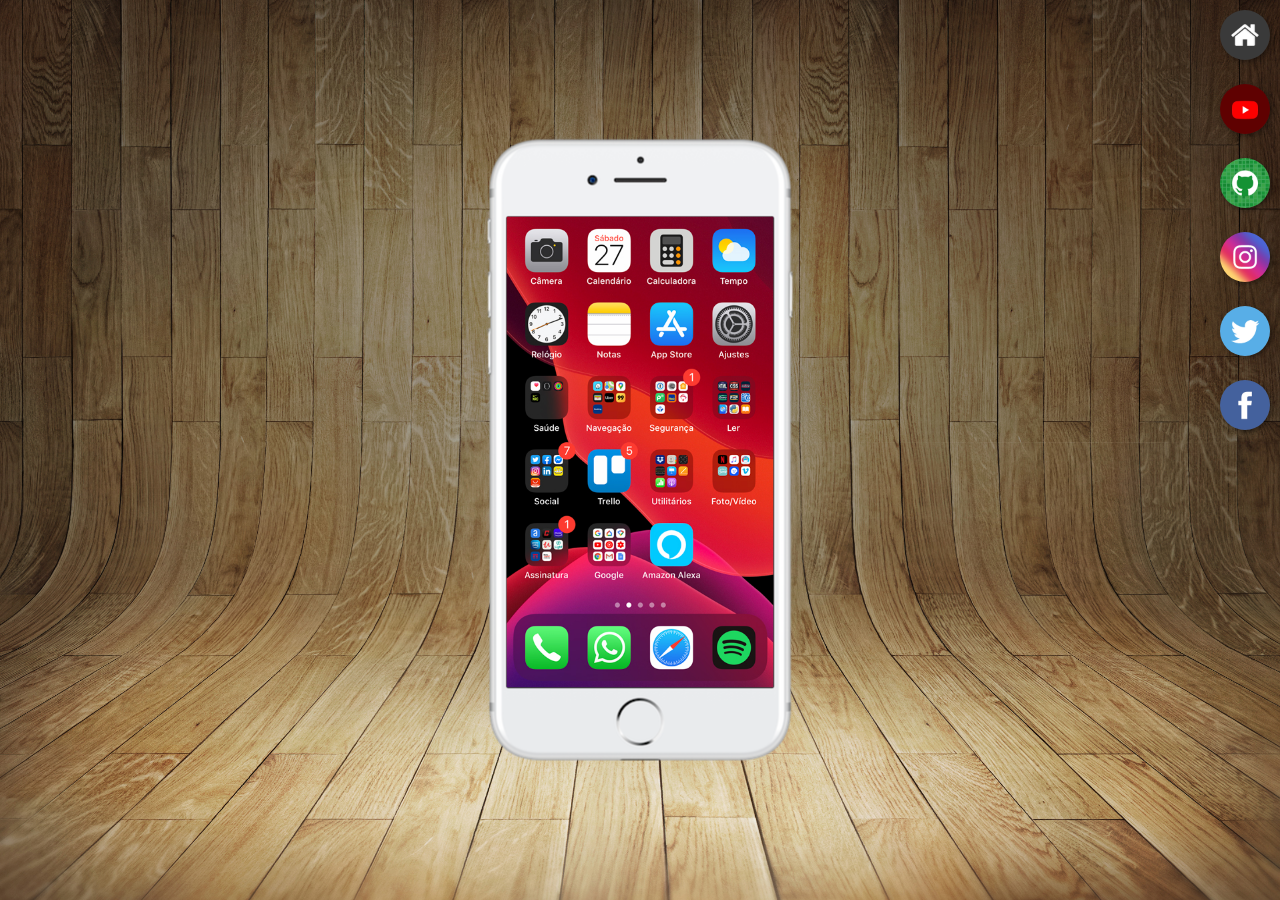
<file: index.html>
<!DOCTYPE html> <!-- Usando HTML5 -->
<html lang="pt-br"> <!-- usando HTML e linguagem português do Brasil -->
<head> <!-- Cabeça(meta dados) -->
    <meta charset="UTF-8"> <!-- Padrão universal de codificação de caracteres para a língua portuguesa -->
    <meta name="viewport" content="width=device-width, initial-scale=1.0">
    <!-- Ocupar 100% da tela e não ter zoom -->
    <link rel="shortcut icon" href="favicon.ico" type="image/x-icon">
    <!-- Colocando favicon na aba da página -->
    <title>Projeto Redes Sociais</title>
    <!-- Título na aba da página -->
    <link rel="stylesheet" href="estilos/style.css">
    <!-- Chamando o css interno -->
</head> <!-- cabeça(meta dados) (fechamento da tag)-->
<body> <!-- Corpo da página -->
    <main> <!-- Principal -->
        <section id="telefone"> <!-- Abrindo seção para o telefone -->
            <iframe src="home.html" name="tela"  id="tela" frameborder="0">
                Seu navegador não é compatível com isso.
            </iframe>
            <!-- Chamando iframe e colocando aviso se não funcionar -->
        </section> <!-- Fechando a seção do telefone -->
        <section id="redes-sociais"> <!-- Abrindo seção para as redes sociais -->
            <a  href="home.html" target="tela"><img src="imagens/logo-home.jpg" alt="Home"></a><br><!-- Página principal do telefone -->
            <a  href="youtube.html" target="tela"><img src="imagens/logo-youtube.jpg" alt="YouTube"></a><br><!-- Página do Youtube -->
            <a  href="github.html" target="tela"><img src="imagens/logo-github.jpg" alt="GitHub"></a><br><!-- Página do GitHub -->
            <a  href="instagram.html" target="tela"><img src="imagens/logo-instagram.jpg" alt="Instagram"></a><br> <!-- Página do Instagram -->
            <a  href="twitter.html" target="tela"><img src="imagens/logo-twitter.jpg" alt="Twitter"></a><br><!-- Página do Twitter(X) -->
            <a  href="facebook.html" target="tela"><img src="imagens/logo-facebook.jpg" alt="Facebook"></a><!-- Página do Facebook -->
        </section> <!-- Fechando a seção das redes sociais -->
    </main> <!-- Fechando principal -->
</body> <!-- Fechando o corpo da página -->
</html> <!-- Fechando o HTML -->
</file>
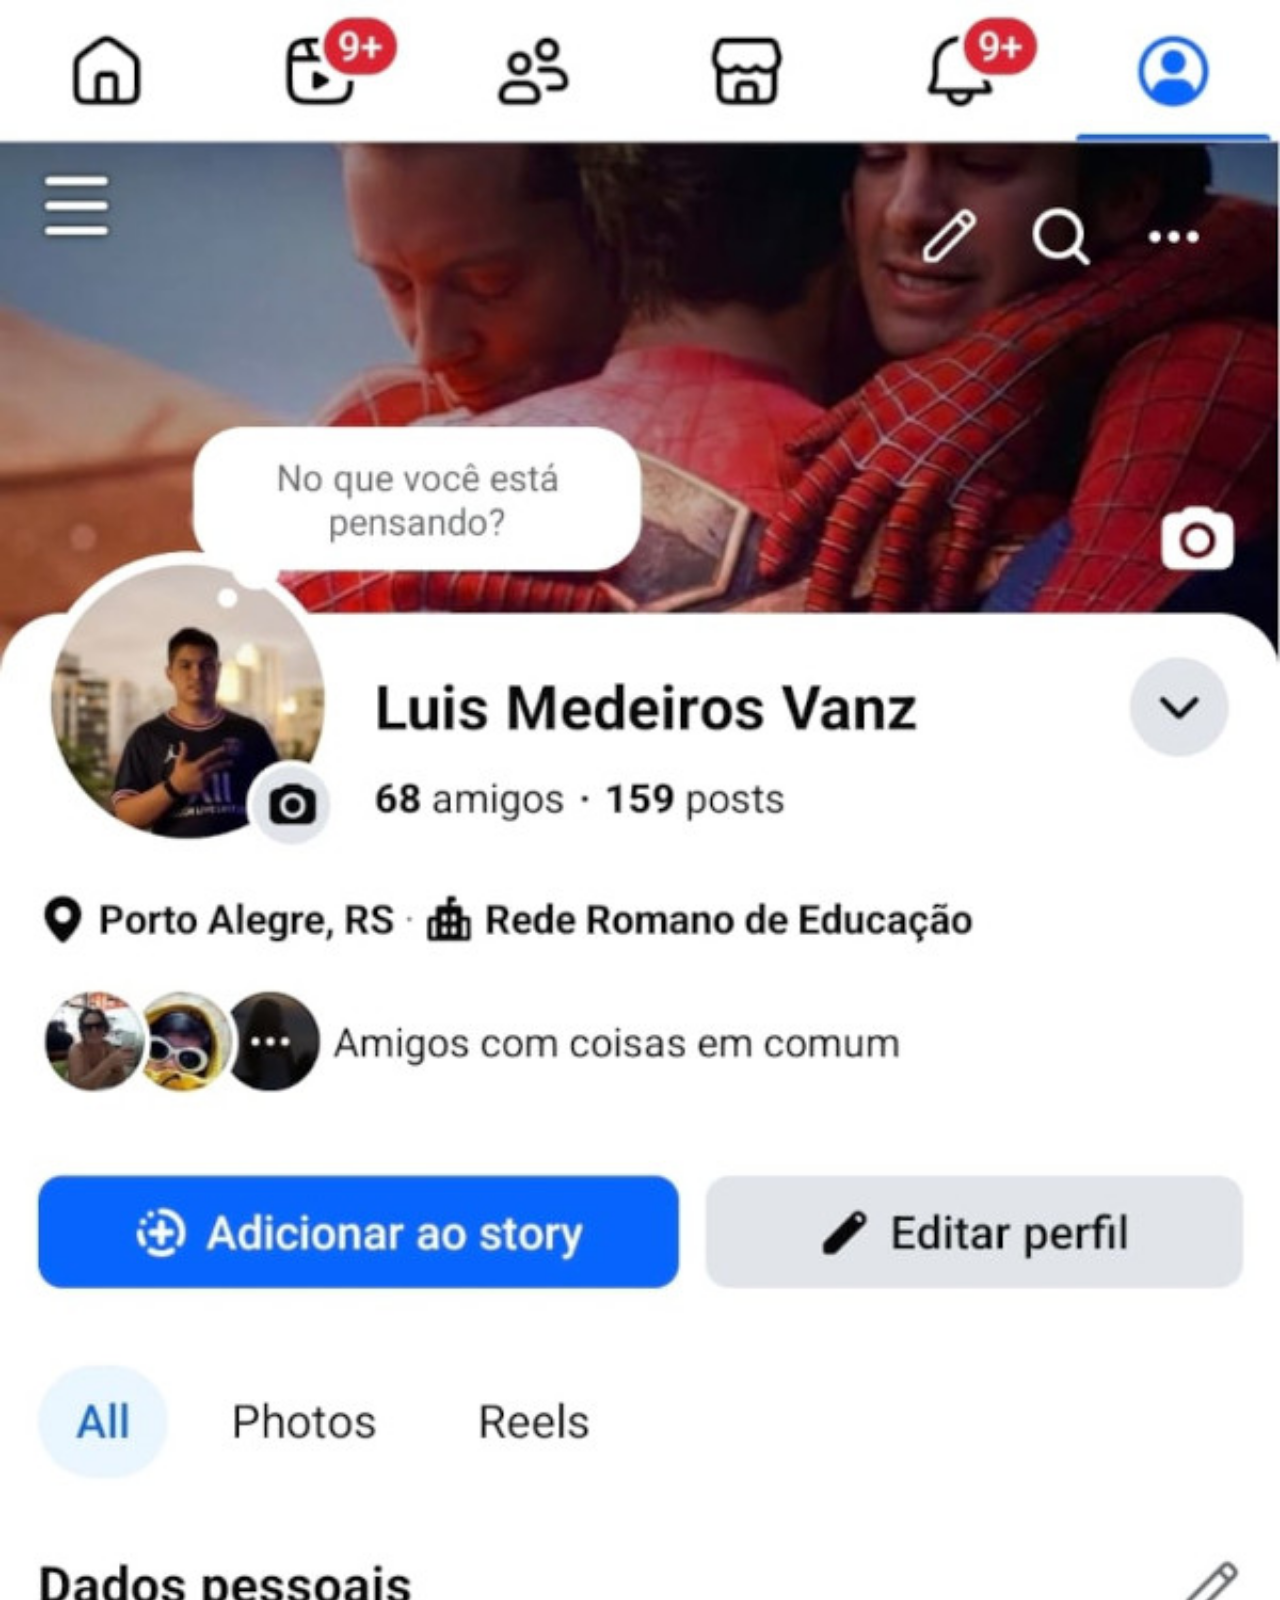
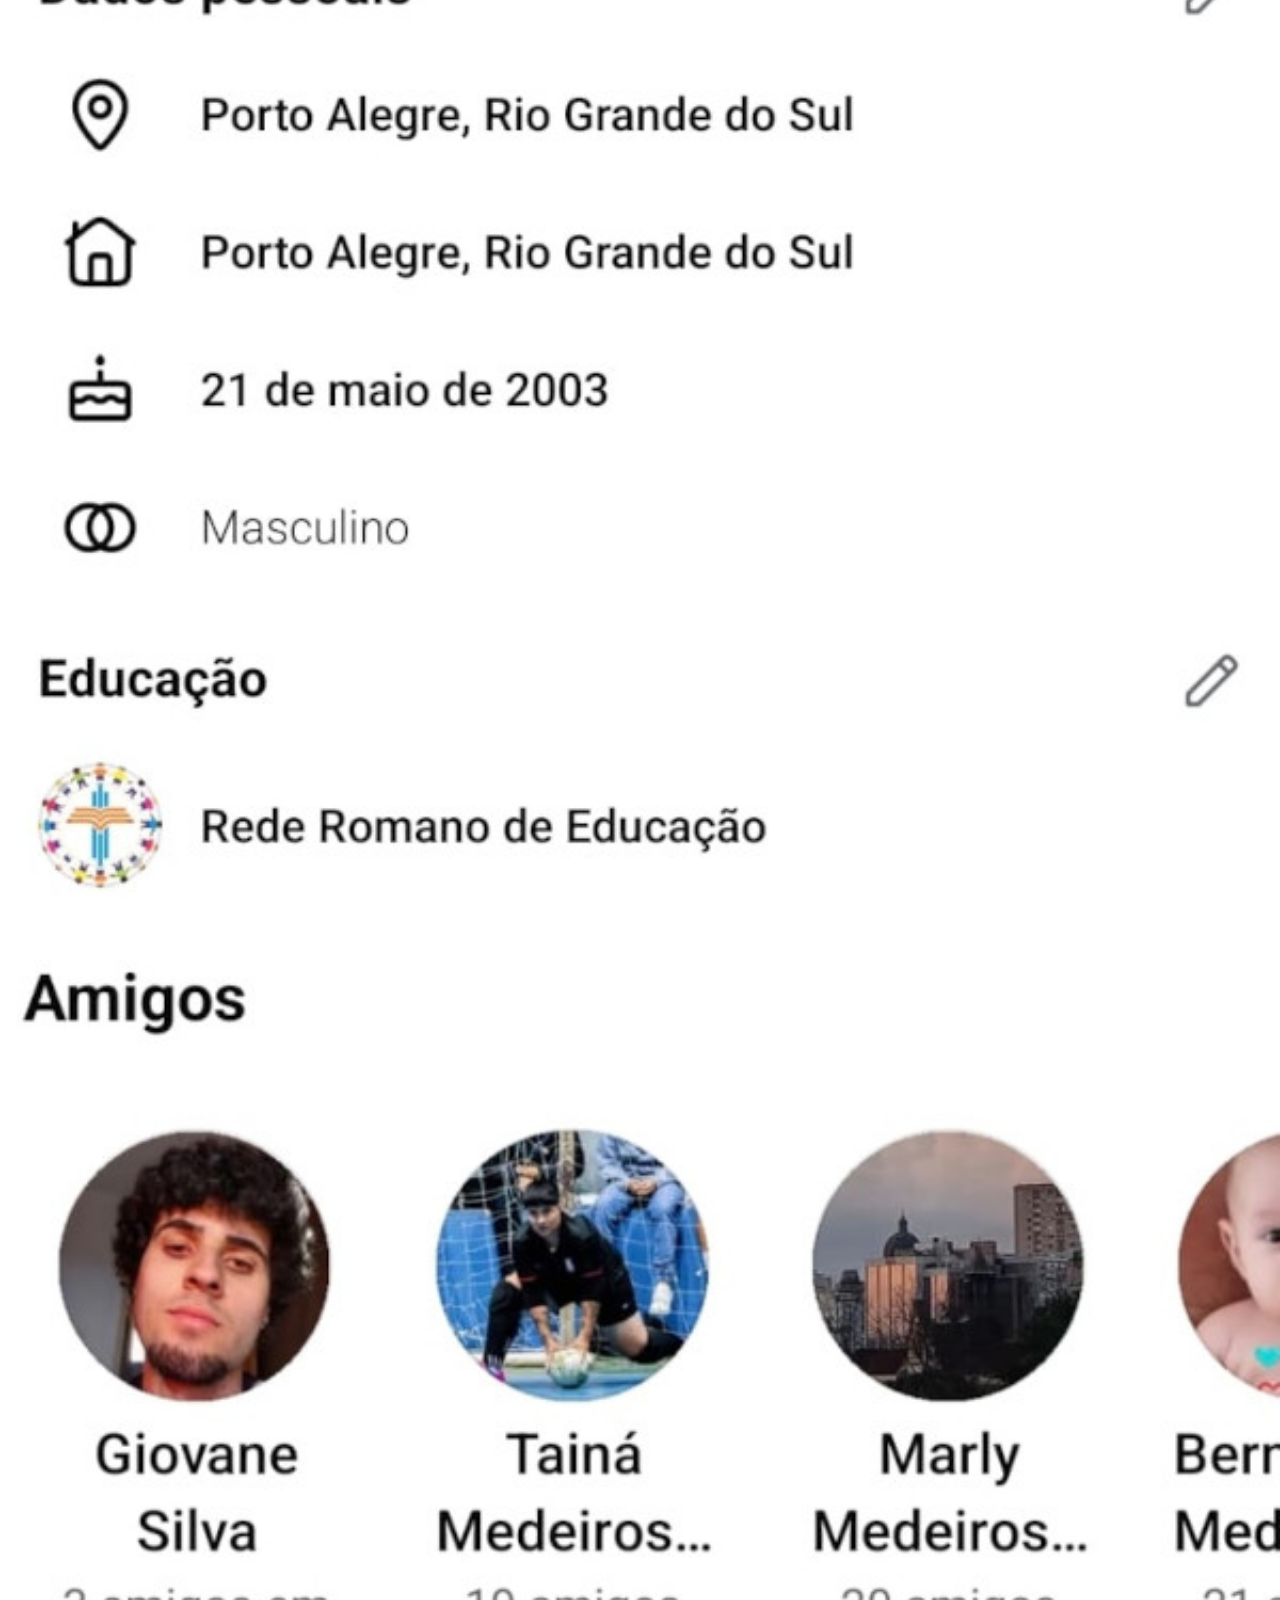
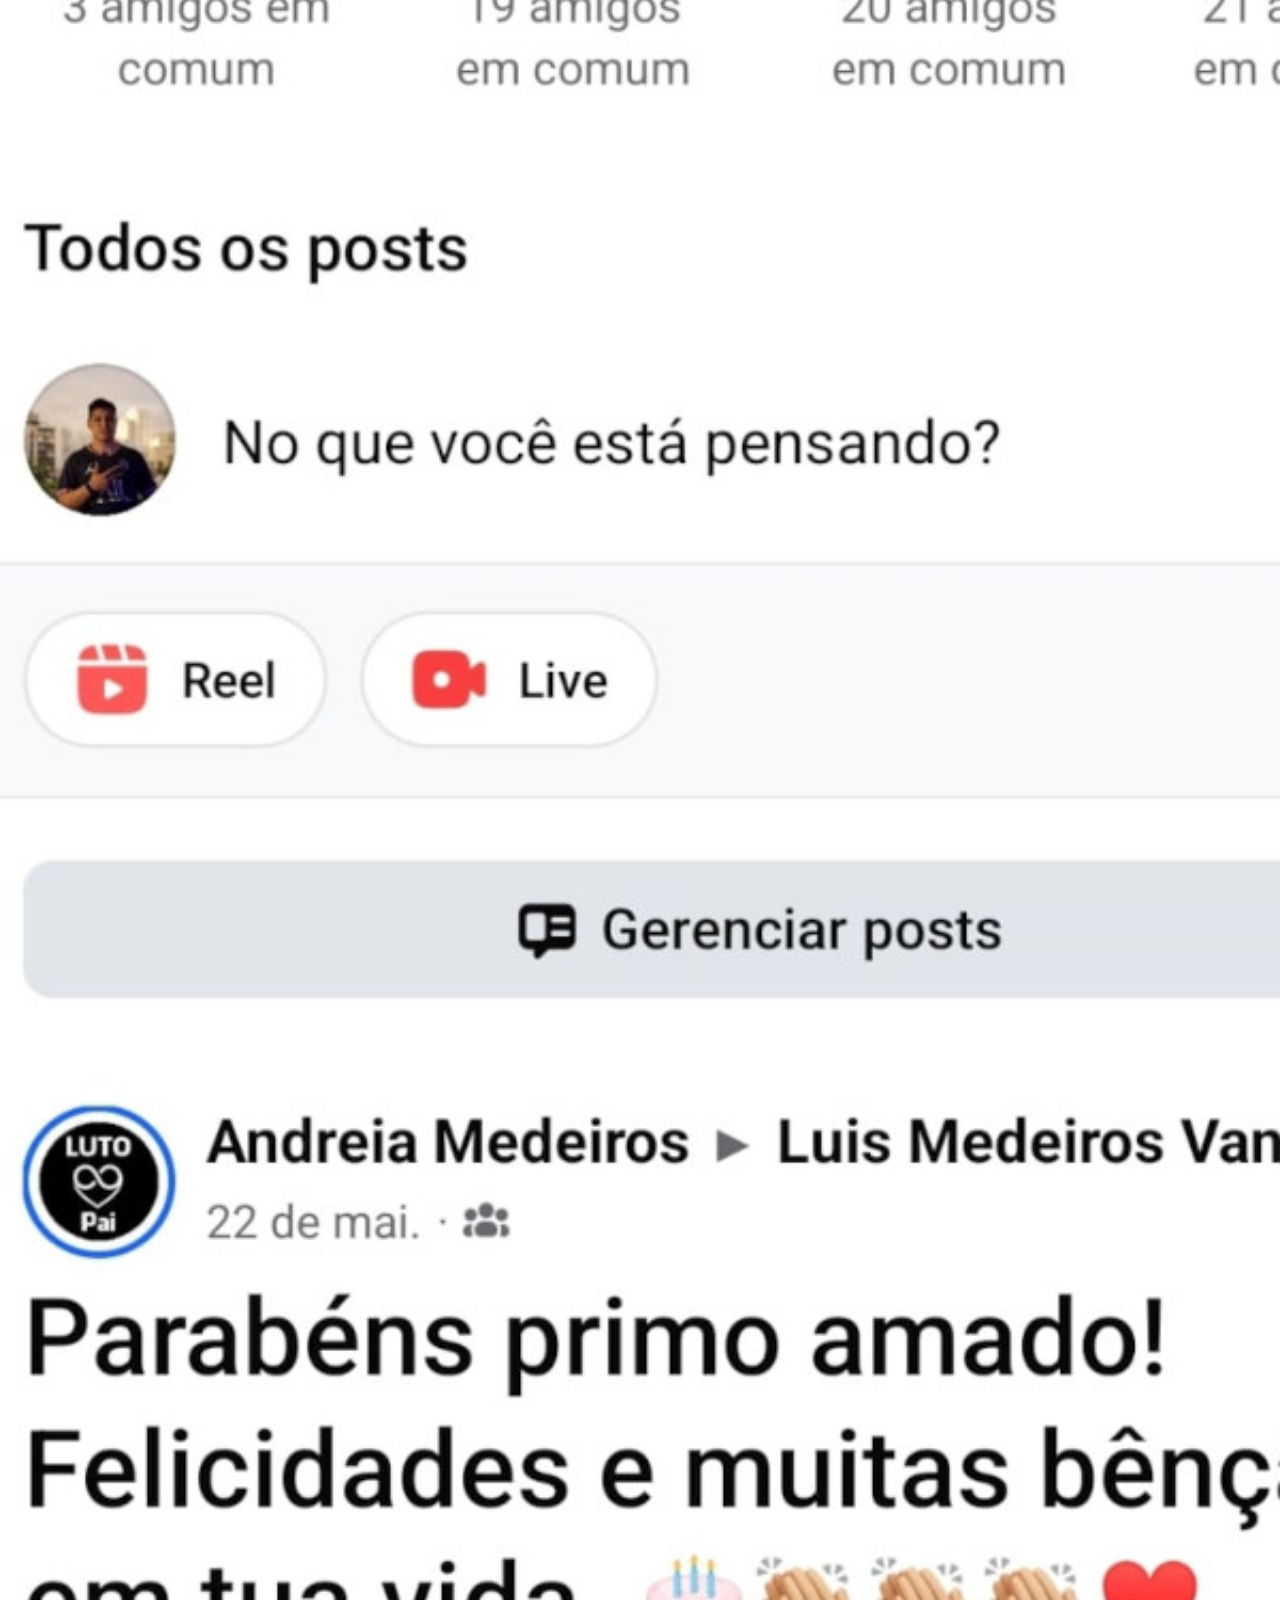
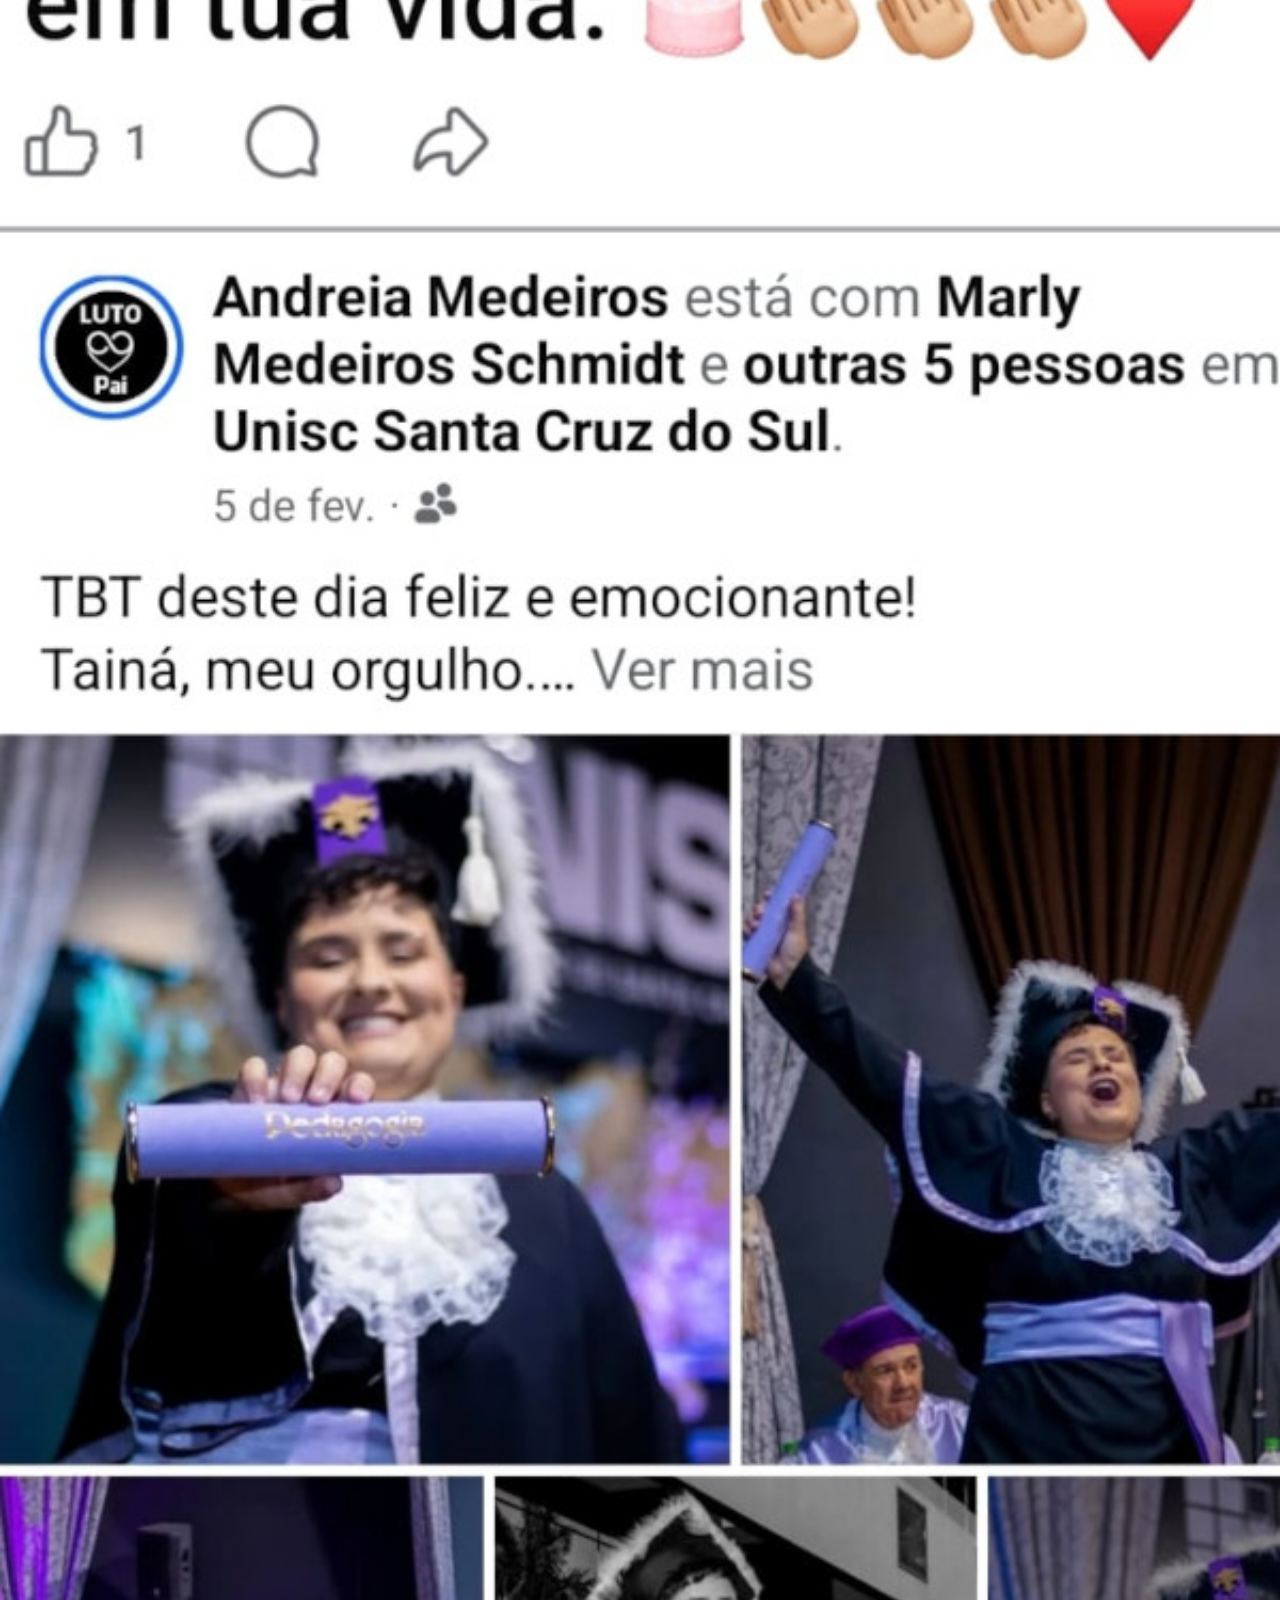
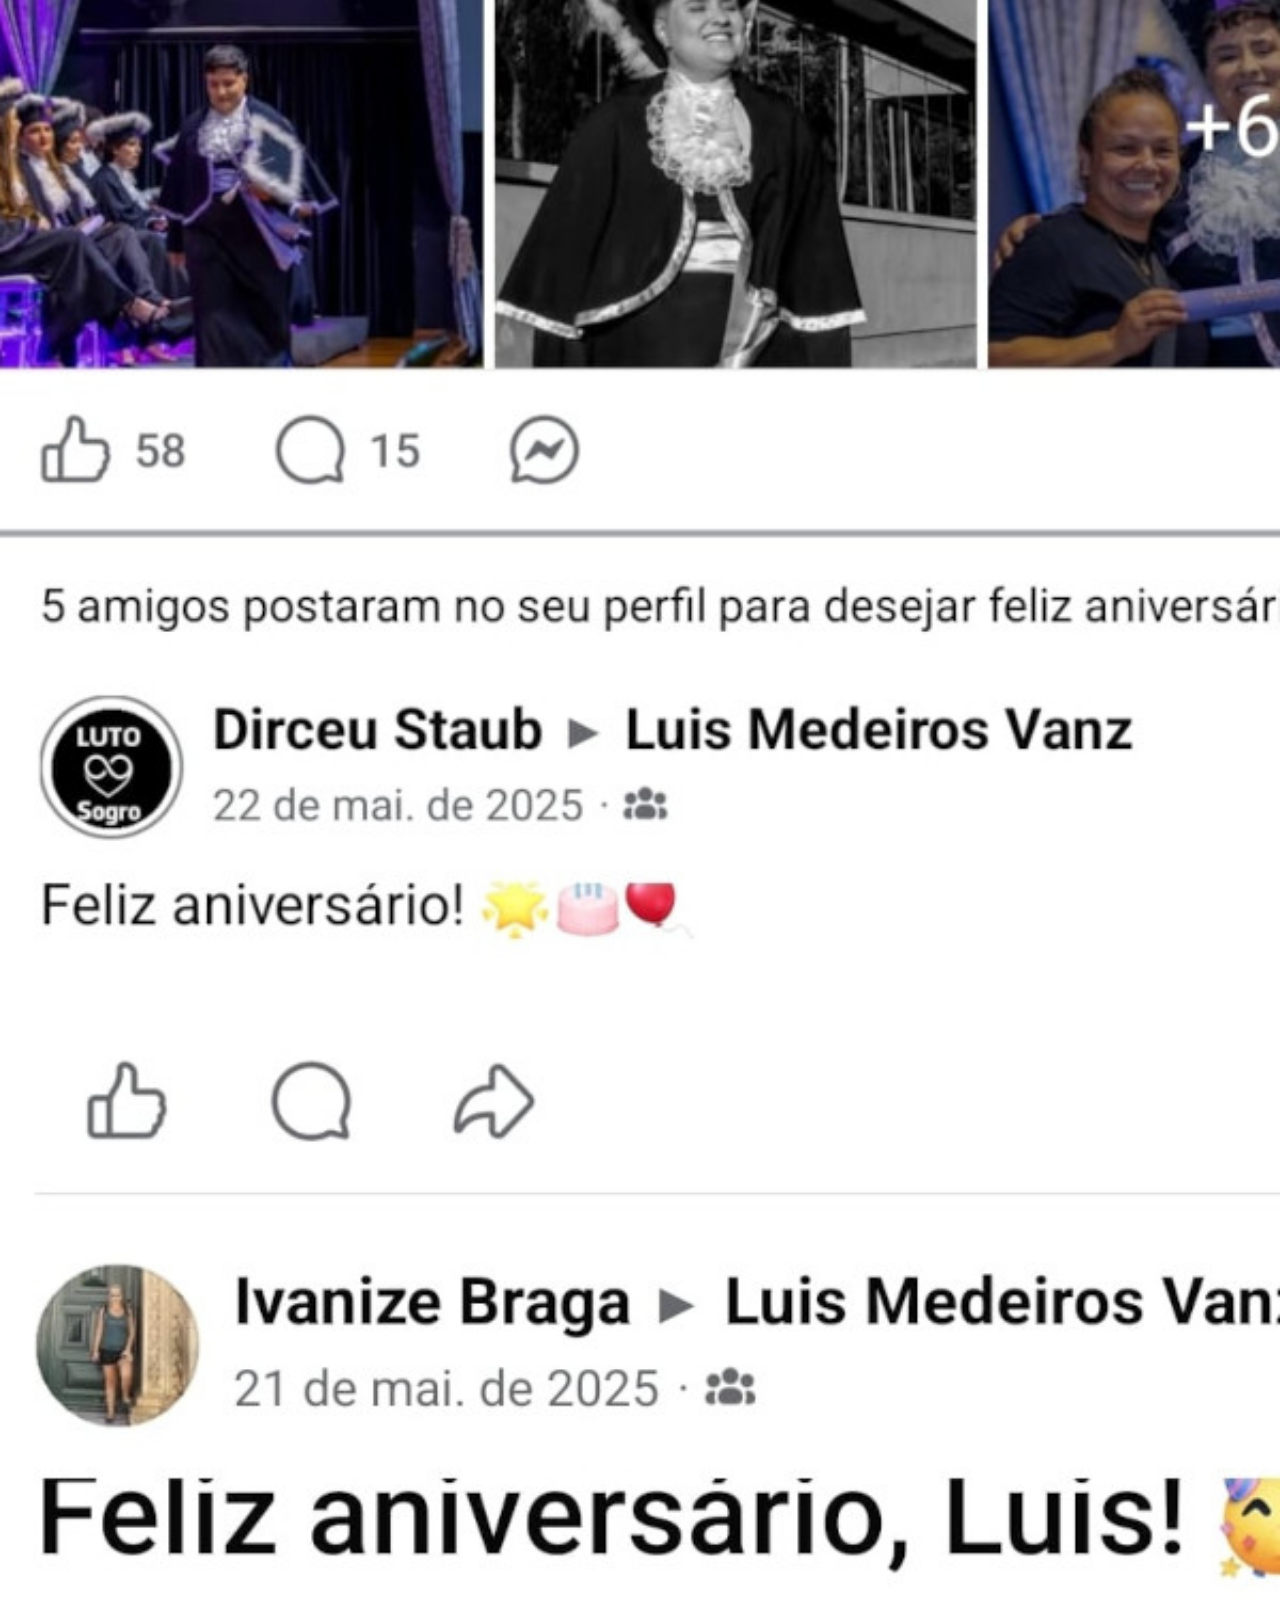
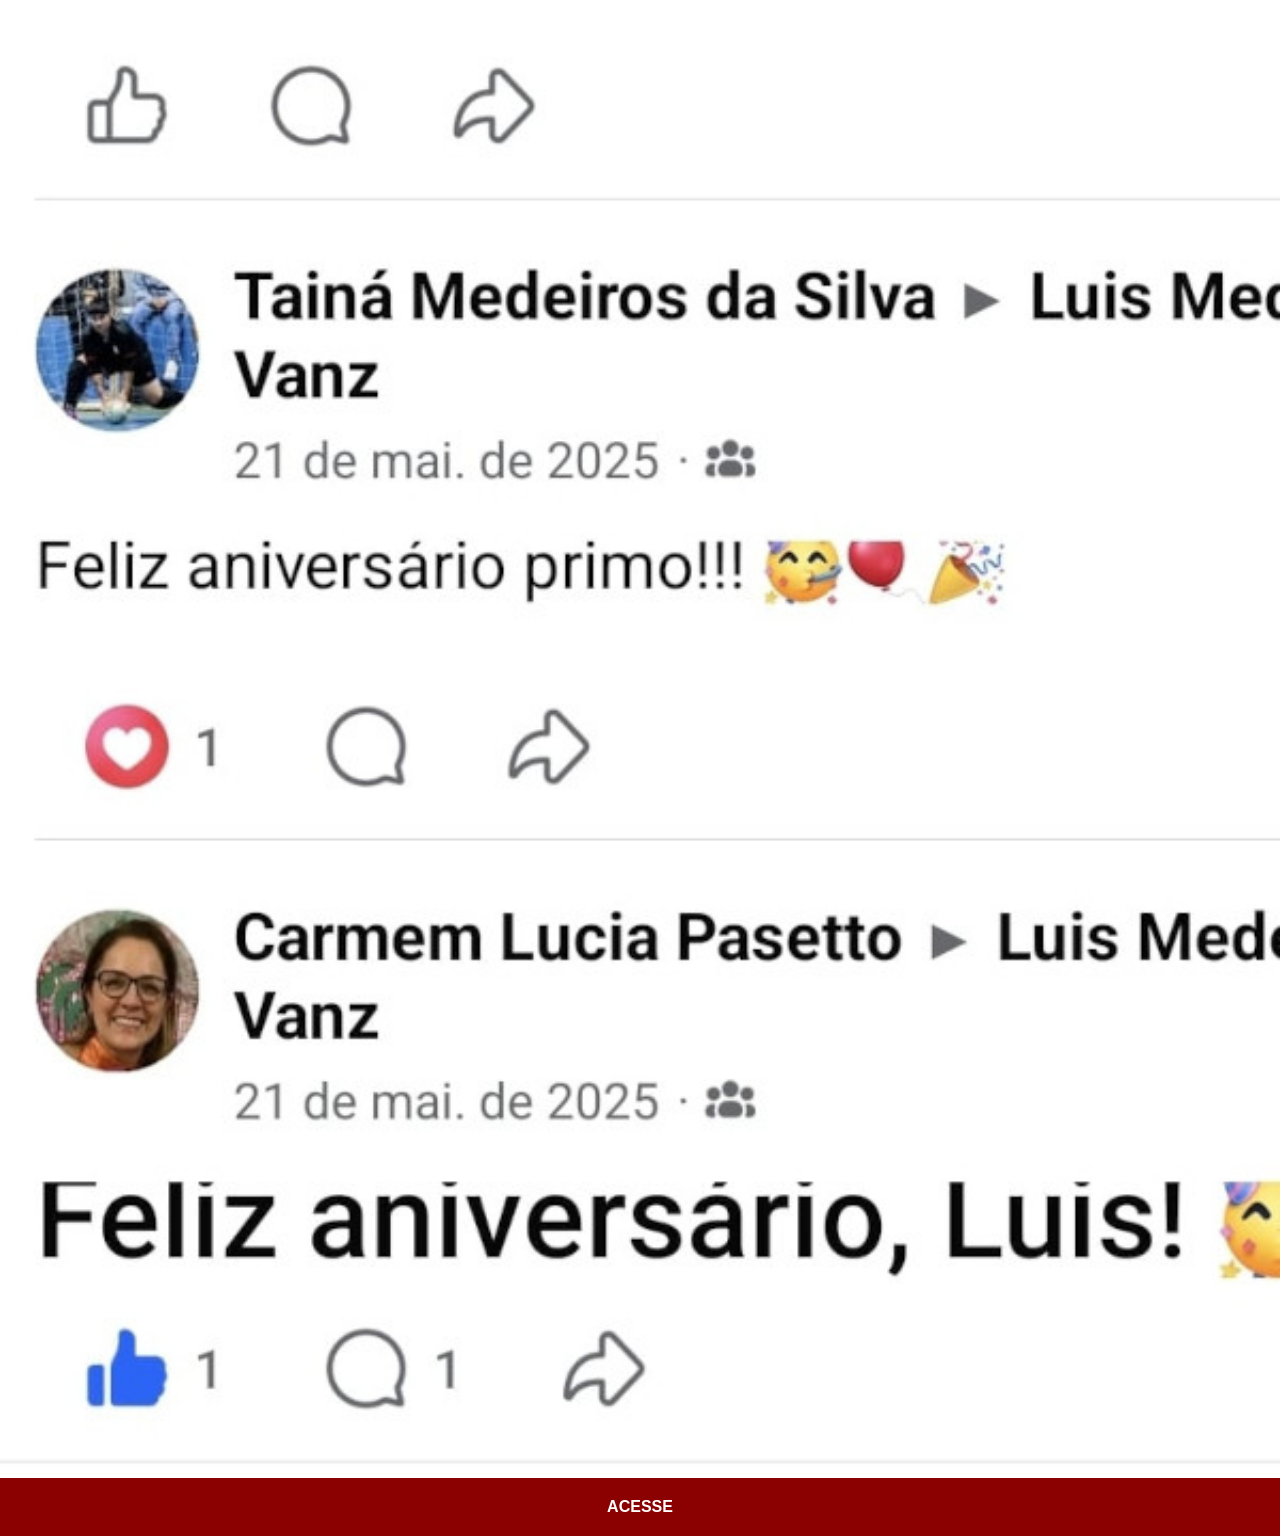
<file: facebook.html>
<!DOCTYPE html> <!-- Usando HTML5 -->
<html lang="pt-br"> <!-- usando HTML e linguagem português do Brasil -->
<head> <!-- Cabeça(meta dados) -->
    <meta charset="UTF-8"> <!-- Padrão universal de codificação de caracteres para a língua portuguesa -->
    <meta name="viewport" content="width=device-width, initial-scale=1.0">
    <!-- Ocupar 100% da tela e não ter zoom -->
    <title>Facebook</title>
    <!-- Título na aba da página -->
    <link rel="stylesheet" href="estilos/social.css">
    <!-- Chamando o css interno -->
</head> <!-- Cabeça(meta dados) (fechando tag) -->
<body> <!-- corpo -->
    <img src="imagens/tela-facebook2.jpg" alt="Facebook">
    <!-- Imagem da tela do Facebook -->
    <a href="https://www.facebook.com/luis.medeirosvanz" target="_blank">ACESSE</a>
    <!-- Link para o Facebook do Gustavo Guanabara -->
</body> <!-- Corpo (fechando tag) -->
</html> <!-- Fechando HTML -->
</file>
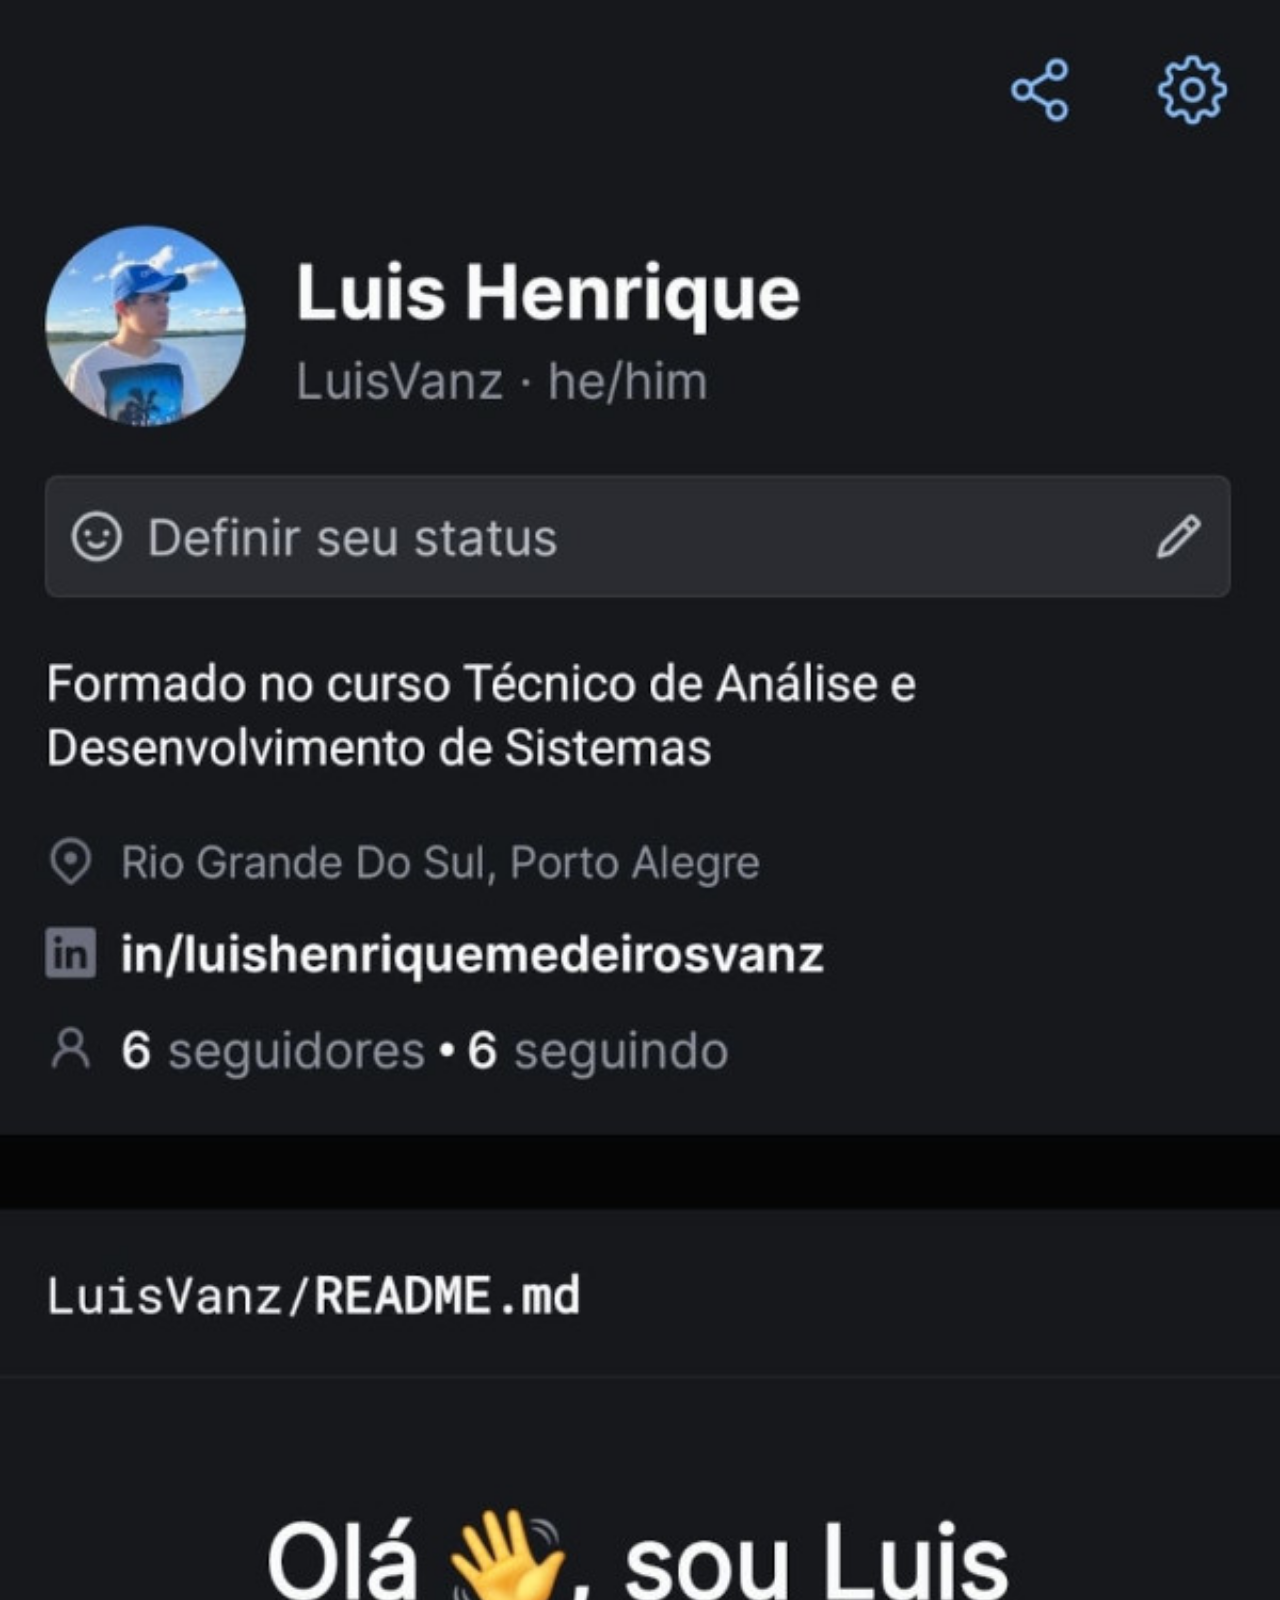
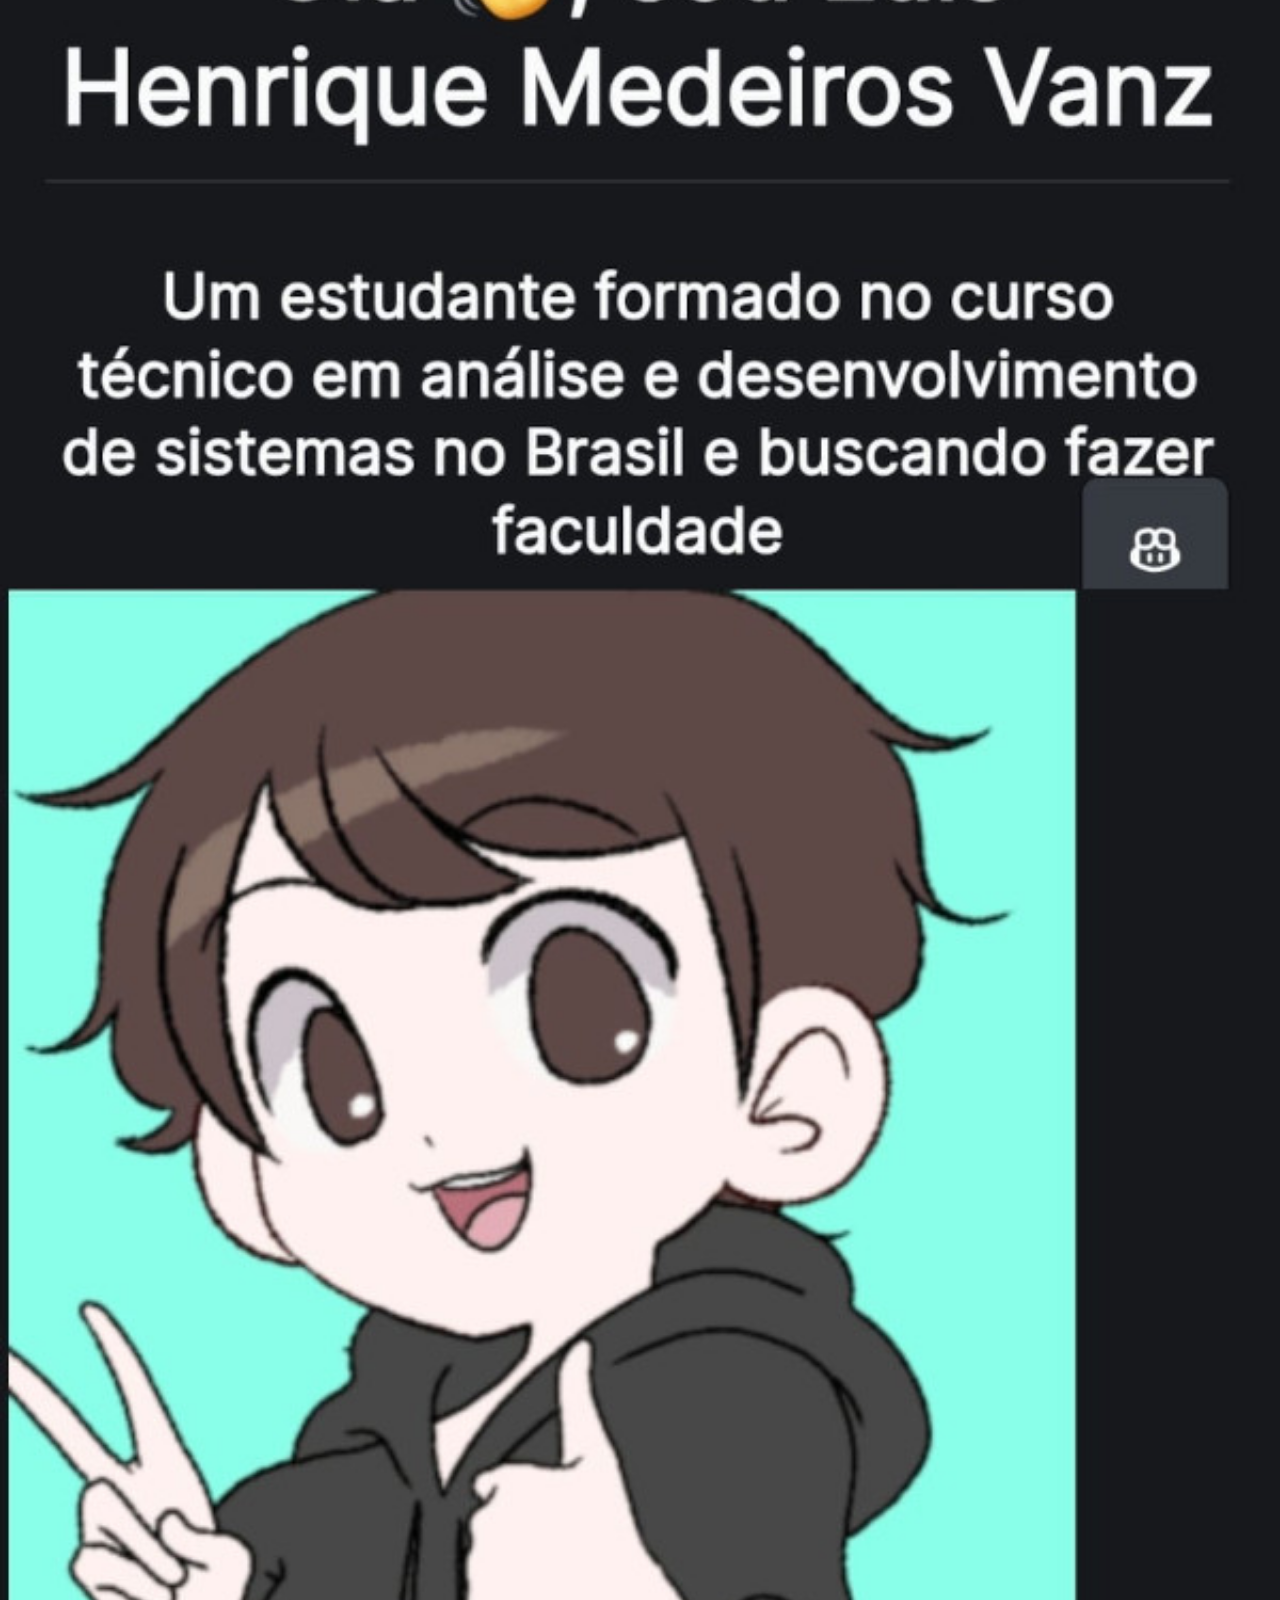
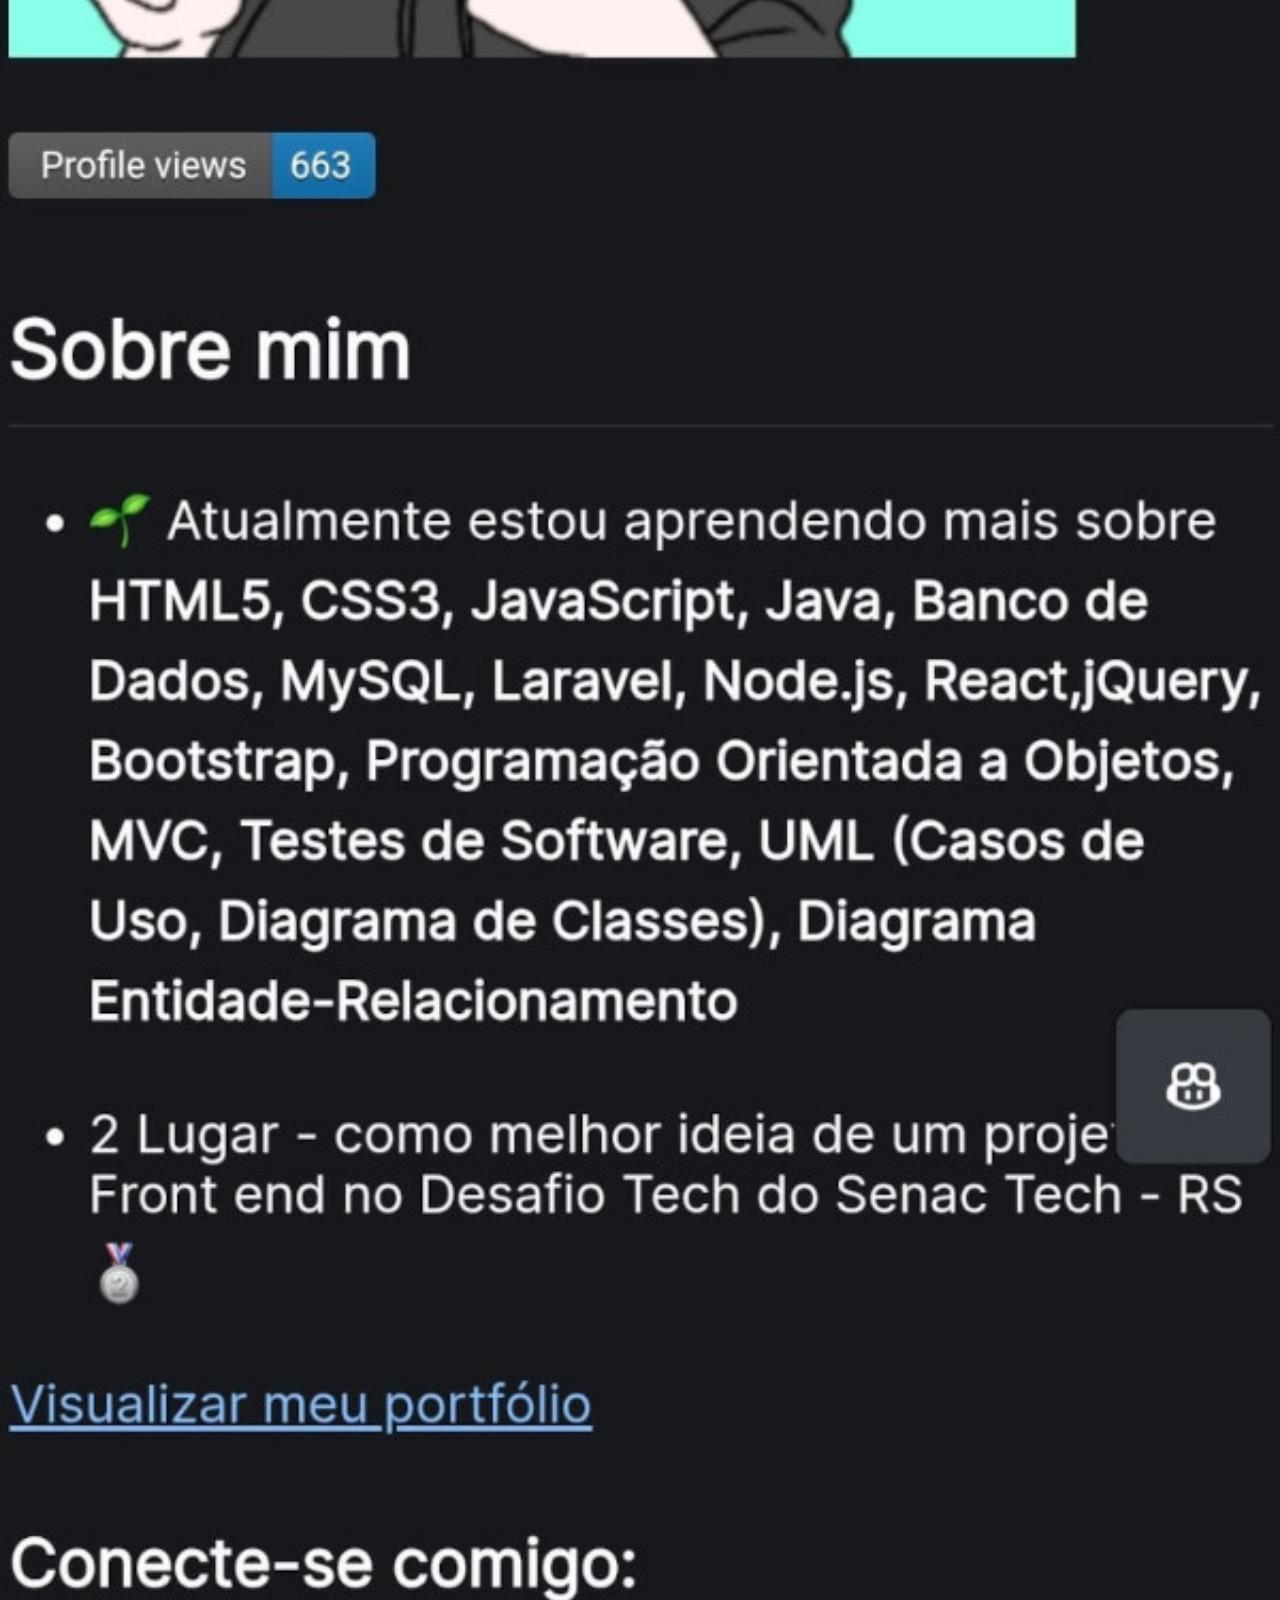
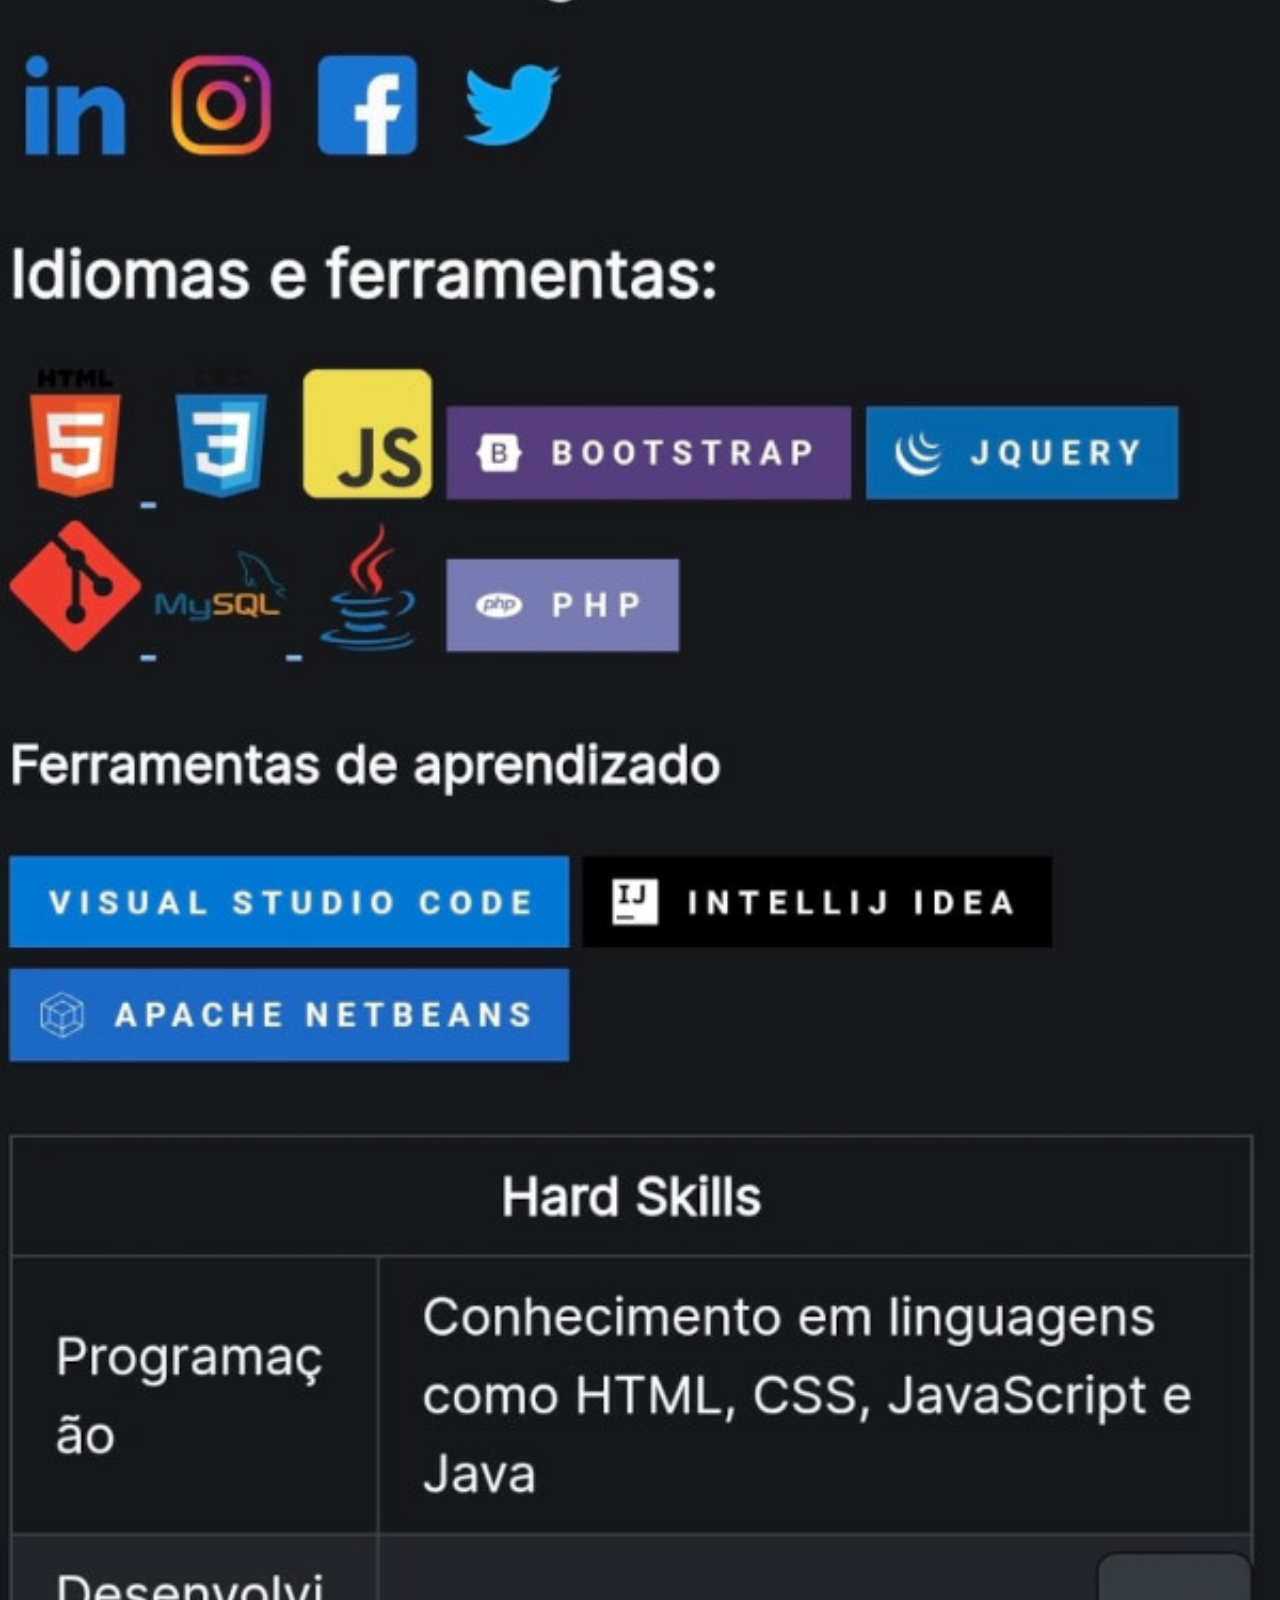
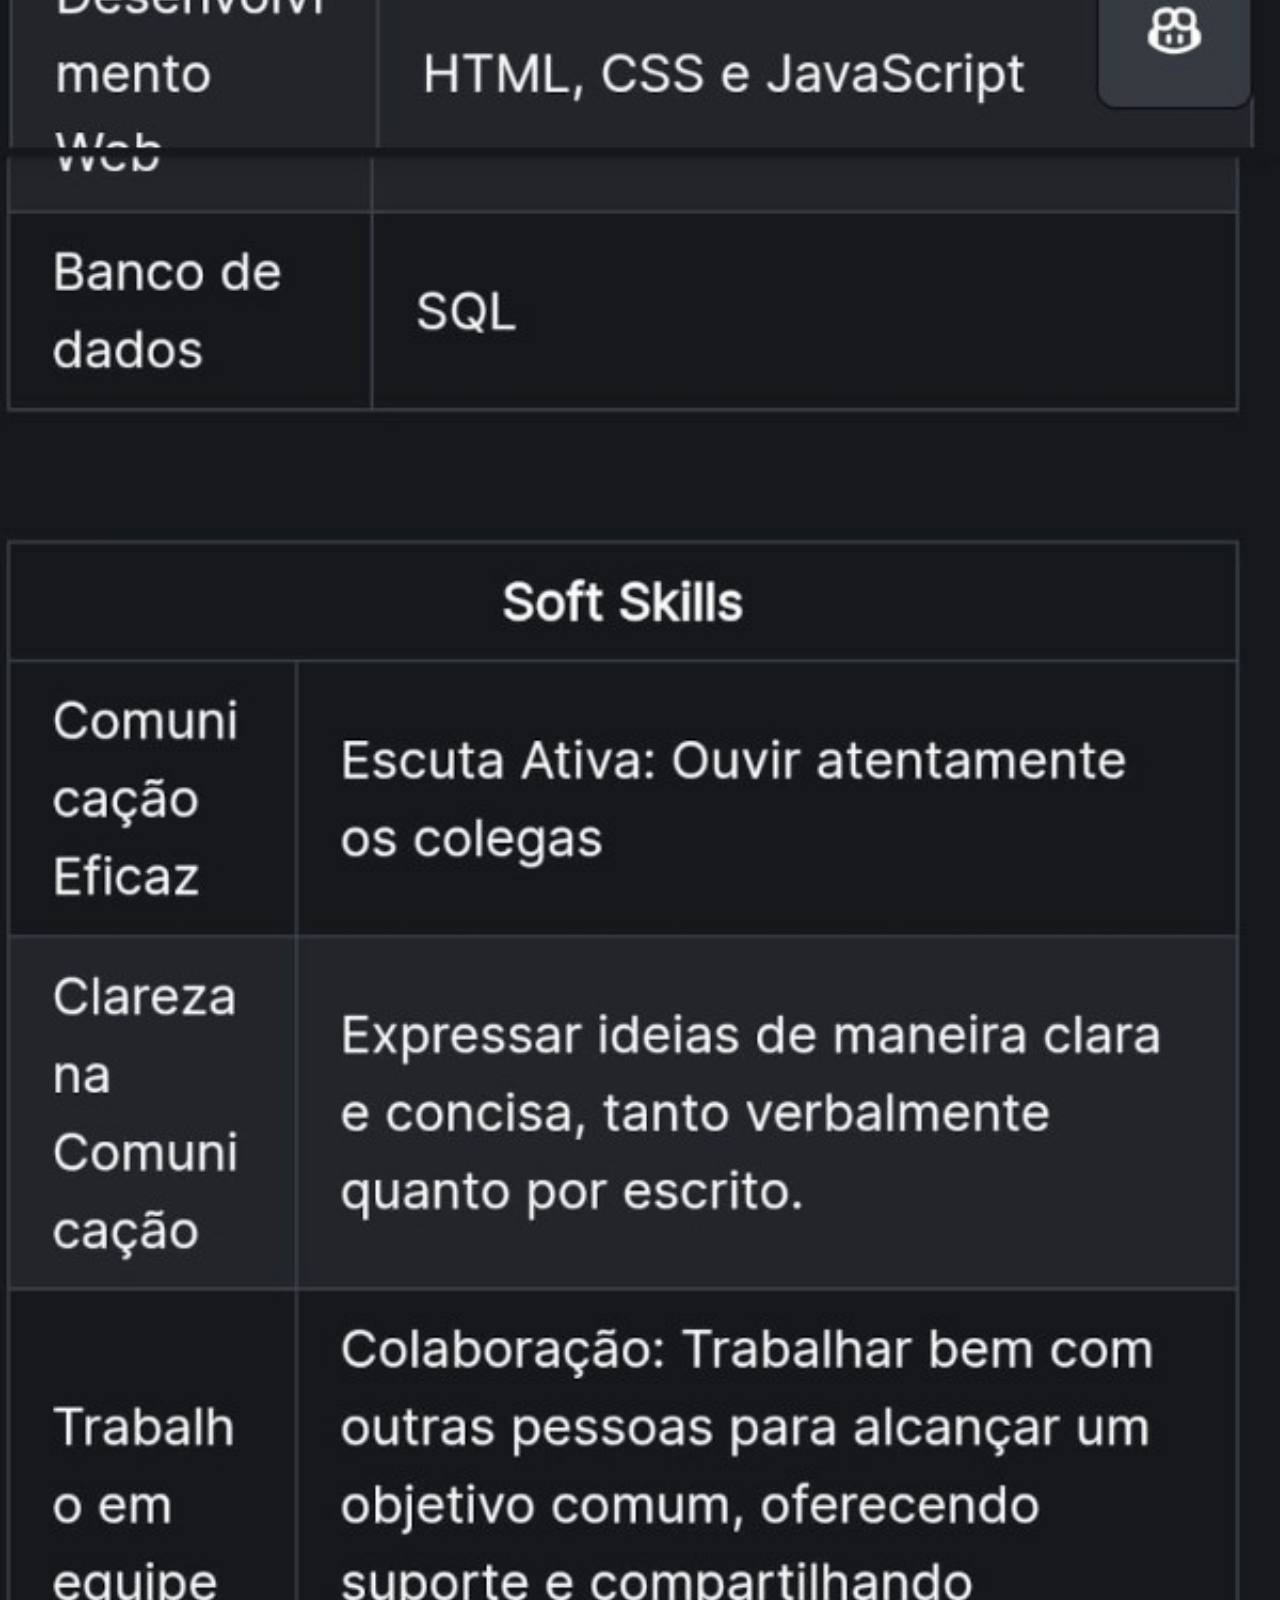
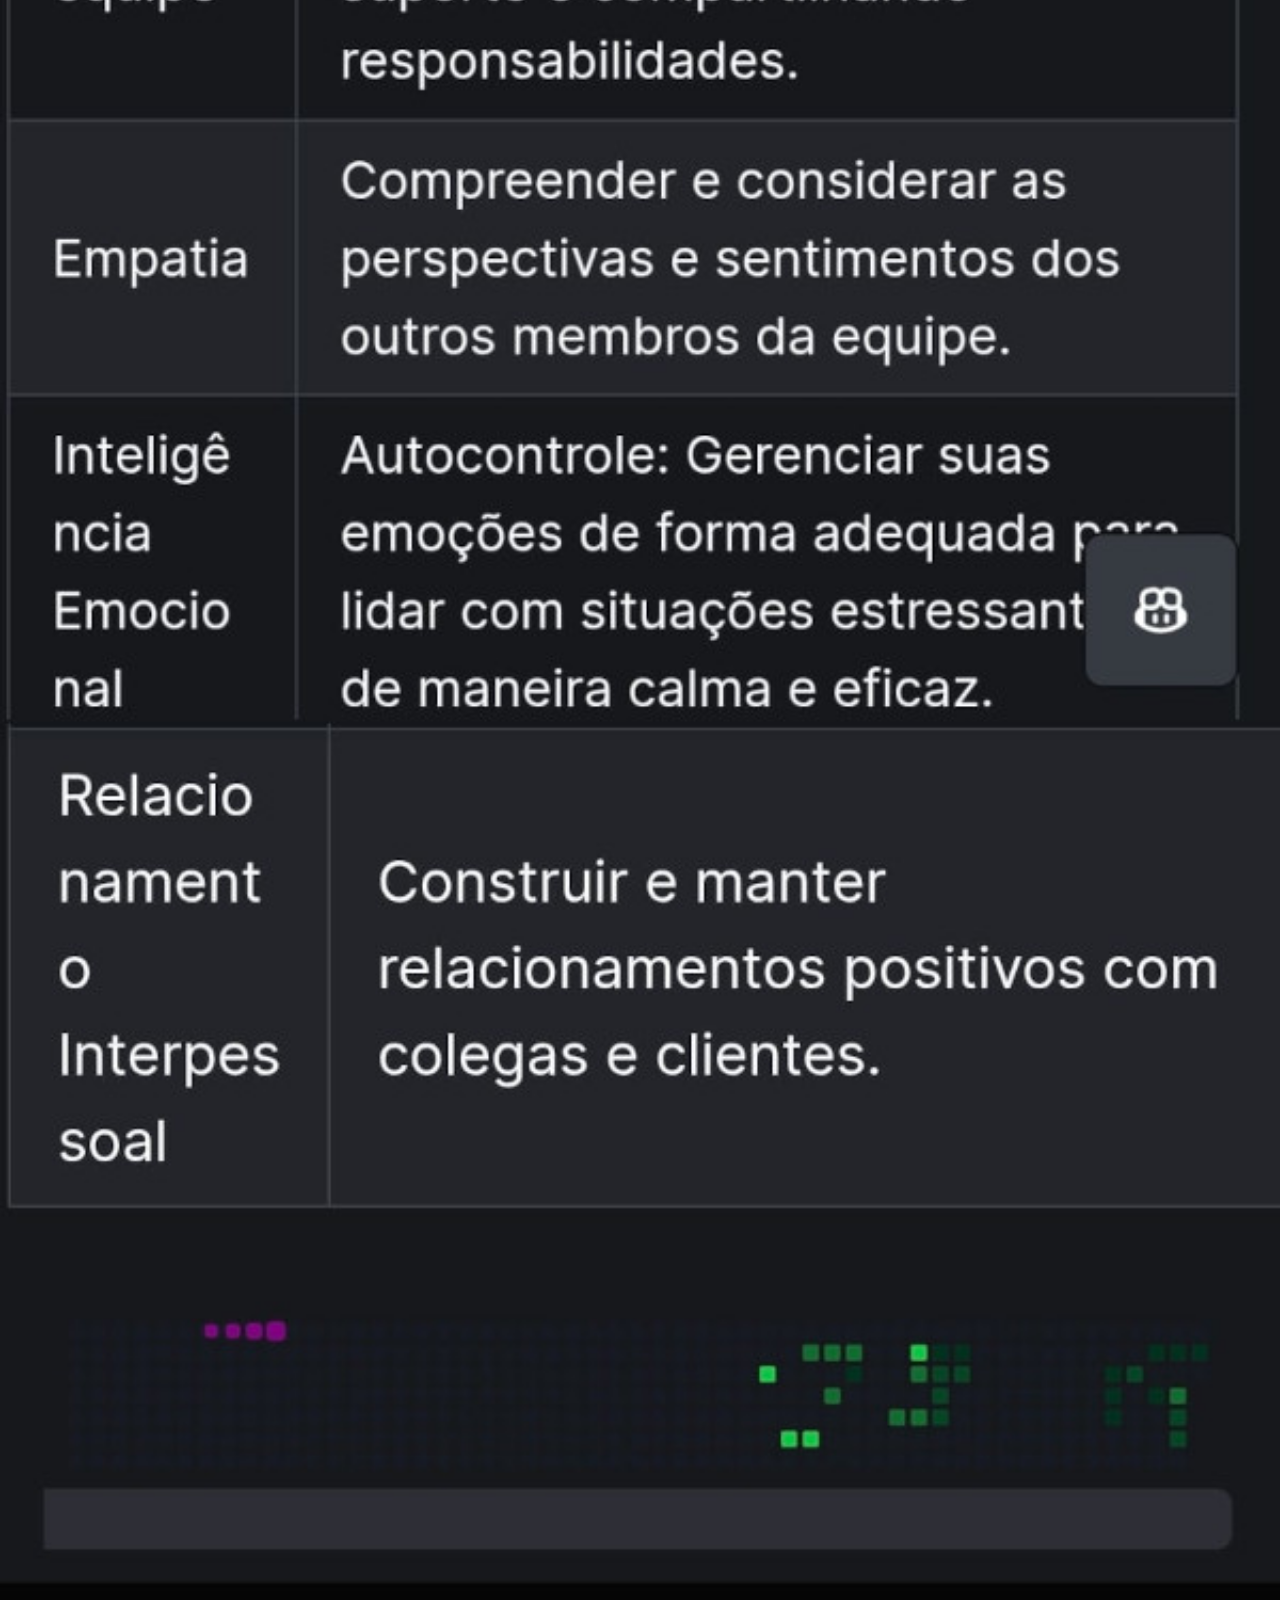
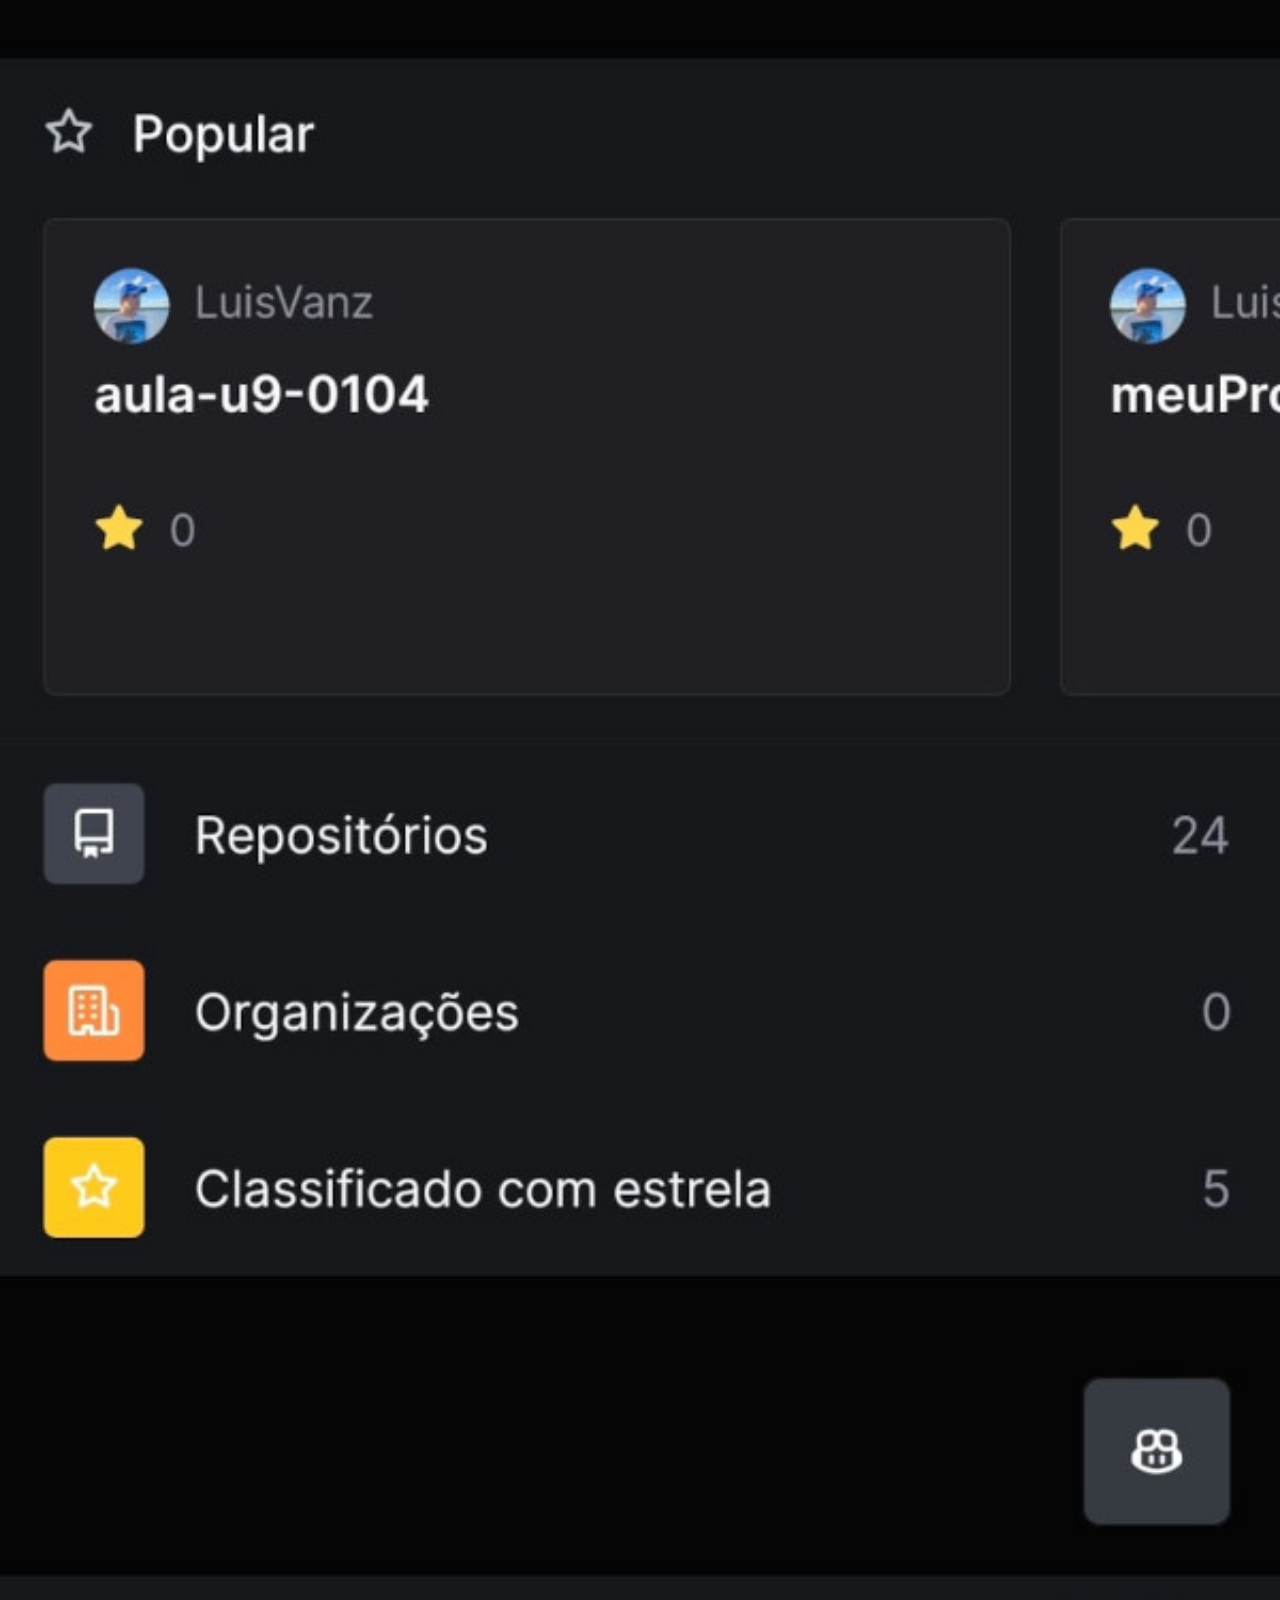
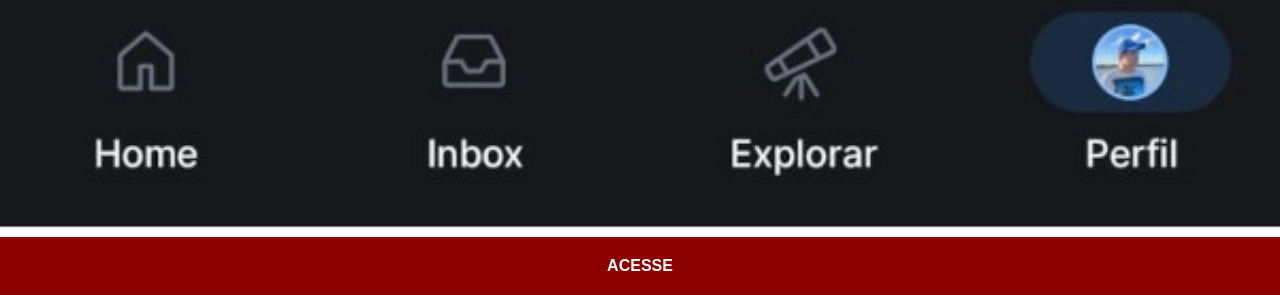
<file: github.html>
<!DOCTYPE html> <!-- Usando HTML5 -->
<html lang="pt-br"> <!-- Usando HTML e linguagem português do Brasil -->
<head> <!-- Cabeça(meta dados) -->
    <meta charset="UTF-8"> <!-- Padrão universal de codificação de caracteres para a língua portuguesa -->
    <meta name="viewport" content="width=device-width, initial-scale=1.0">
    <!-- Ocupar 100% da tela e não ter zoom -->
    <title>GitHub</title> <!-- Título na aba da página -->
    <link rel="stylesheet" href="estilos/social.css">
    <!-- Chamando o css interno -->
</head> <!-- Cabeça(meta dados) (fechando tag) -->
<body> <!-- Corpo -->
    <img src="imagens/tela-github2.jpg" alt="GitHub">
    <!-- Imagem da tela do GitHub -->
    <a href="https://github.com/LuisVanz" target="_blank">ACESSE</a>
    <!-- Link para GitHub do Gustavo Guanabara -->
</body> <!-- Corpo (fechando tag) -->
</html> <!-- Fechando HTML -->
</file>
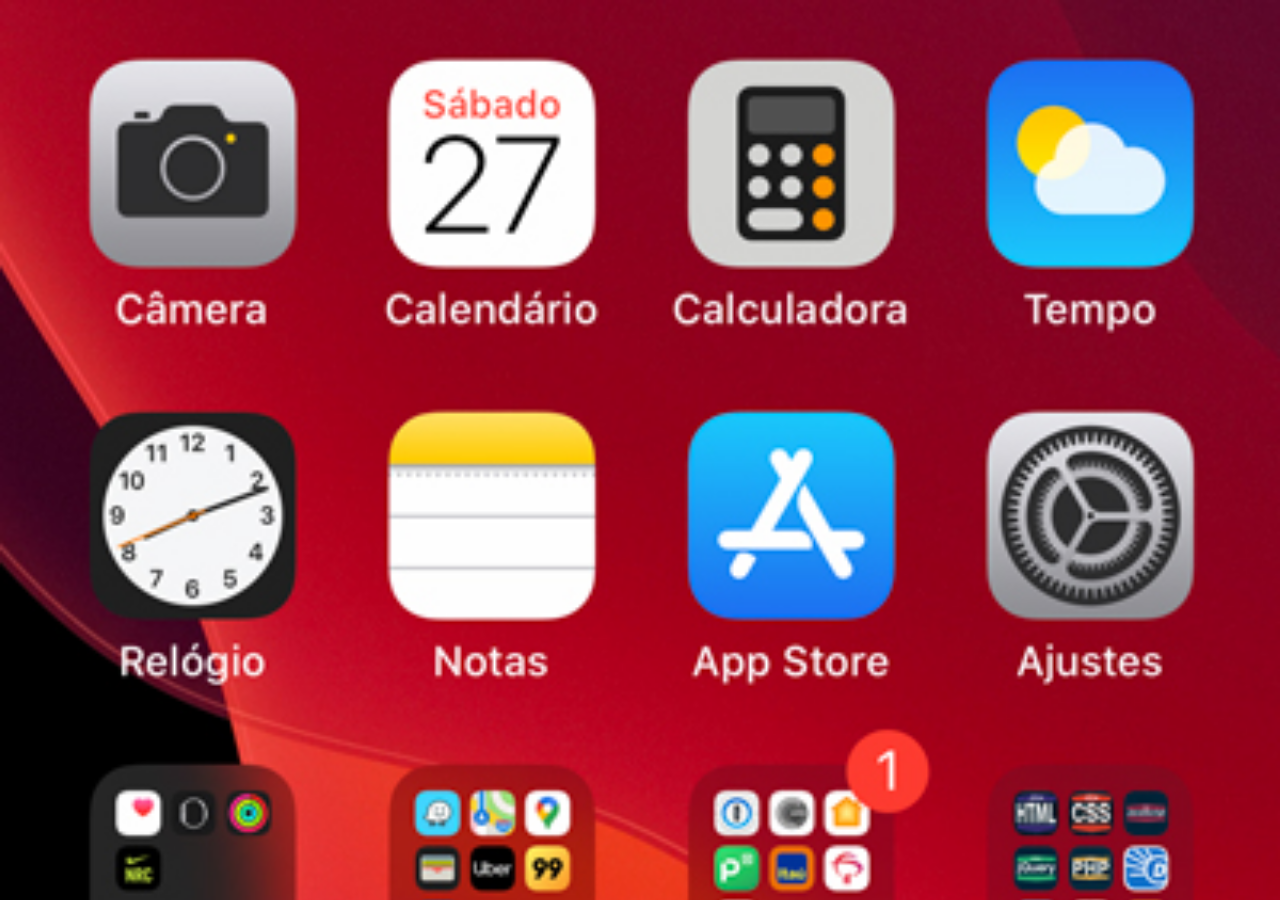
<file: home.html>
<!DOCTYPE html> <!-- Usando HTML5 -->
<html lang="pt-br"> <!-- Usando HTML e linguagem português do Brasil -->
<head> <!-- Cabeça(meta dados) -->
    <meta charset="UTF-8"> <!-- Padrão universal de codificação de caracteres para a língua portuguesa -->
    <meta name="viewport" content="width=device-width, initial-scale=1.0"><!-- Ocupar 100% da tela e não ter zoom -->
    <title>Home</title>
    <!-- Título na aba da página -->

    <!-- Estilo externo -->
    <style>

        /* Global */
        *{
            margin: 0px; /* margem de 0px */
            padding: 0px; /* preenchimento 0px */
        }

        /* Corpo */
        body{
            width: 100vw; /* 100 da largura da viewport */
            height: 100vh; /* 100 da altura da viewport */
            background: url('imagens/tela-home.jpg') top center no-repeat;
            /* Configurando o fundo ter url para aparecer a tela principal, arrumar a posição e essa tela não se repetir */
            background-size: cover;
            /* Que esse fundo pode ser recortado para caber em toda tela */
        }
    </style> <!-- Estilo externo (fechando tag) -->
</head> <!-- Cabeça(meta dados) (fechando tag) -->
<body> <!-- Corpo -->
    
</body> <!-- Corpo (fechando tag) -->
</html> <!-- fechando HTML -->
</file>
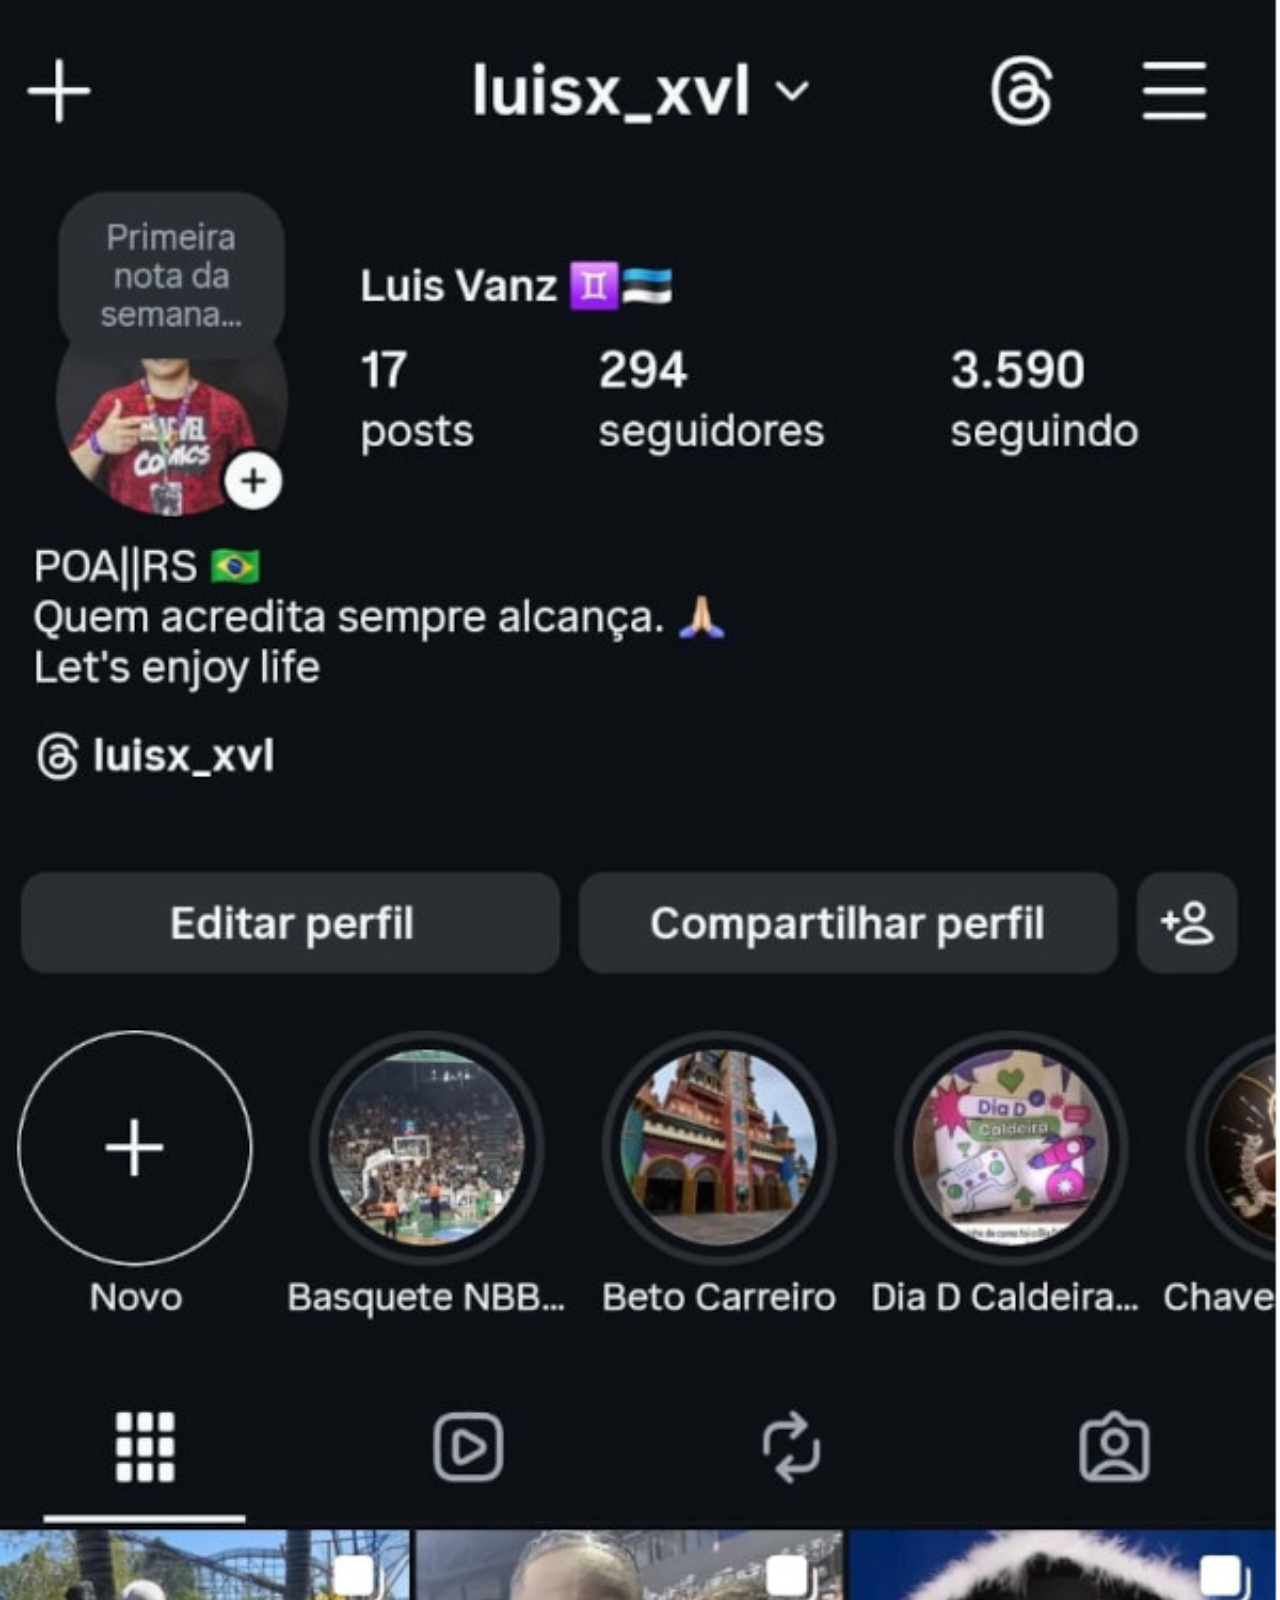
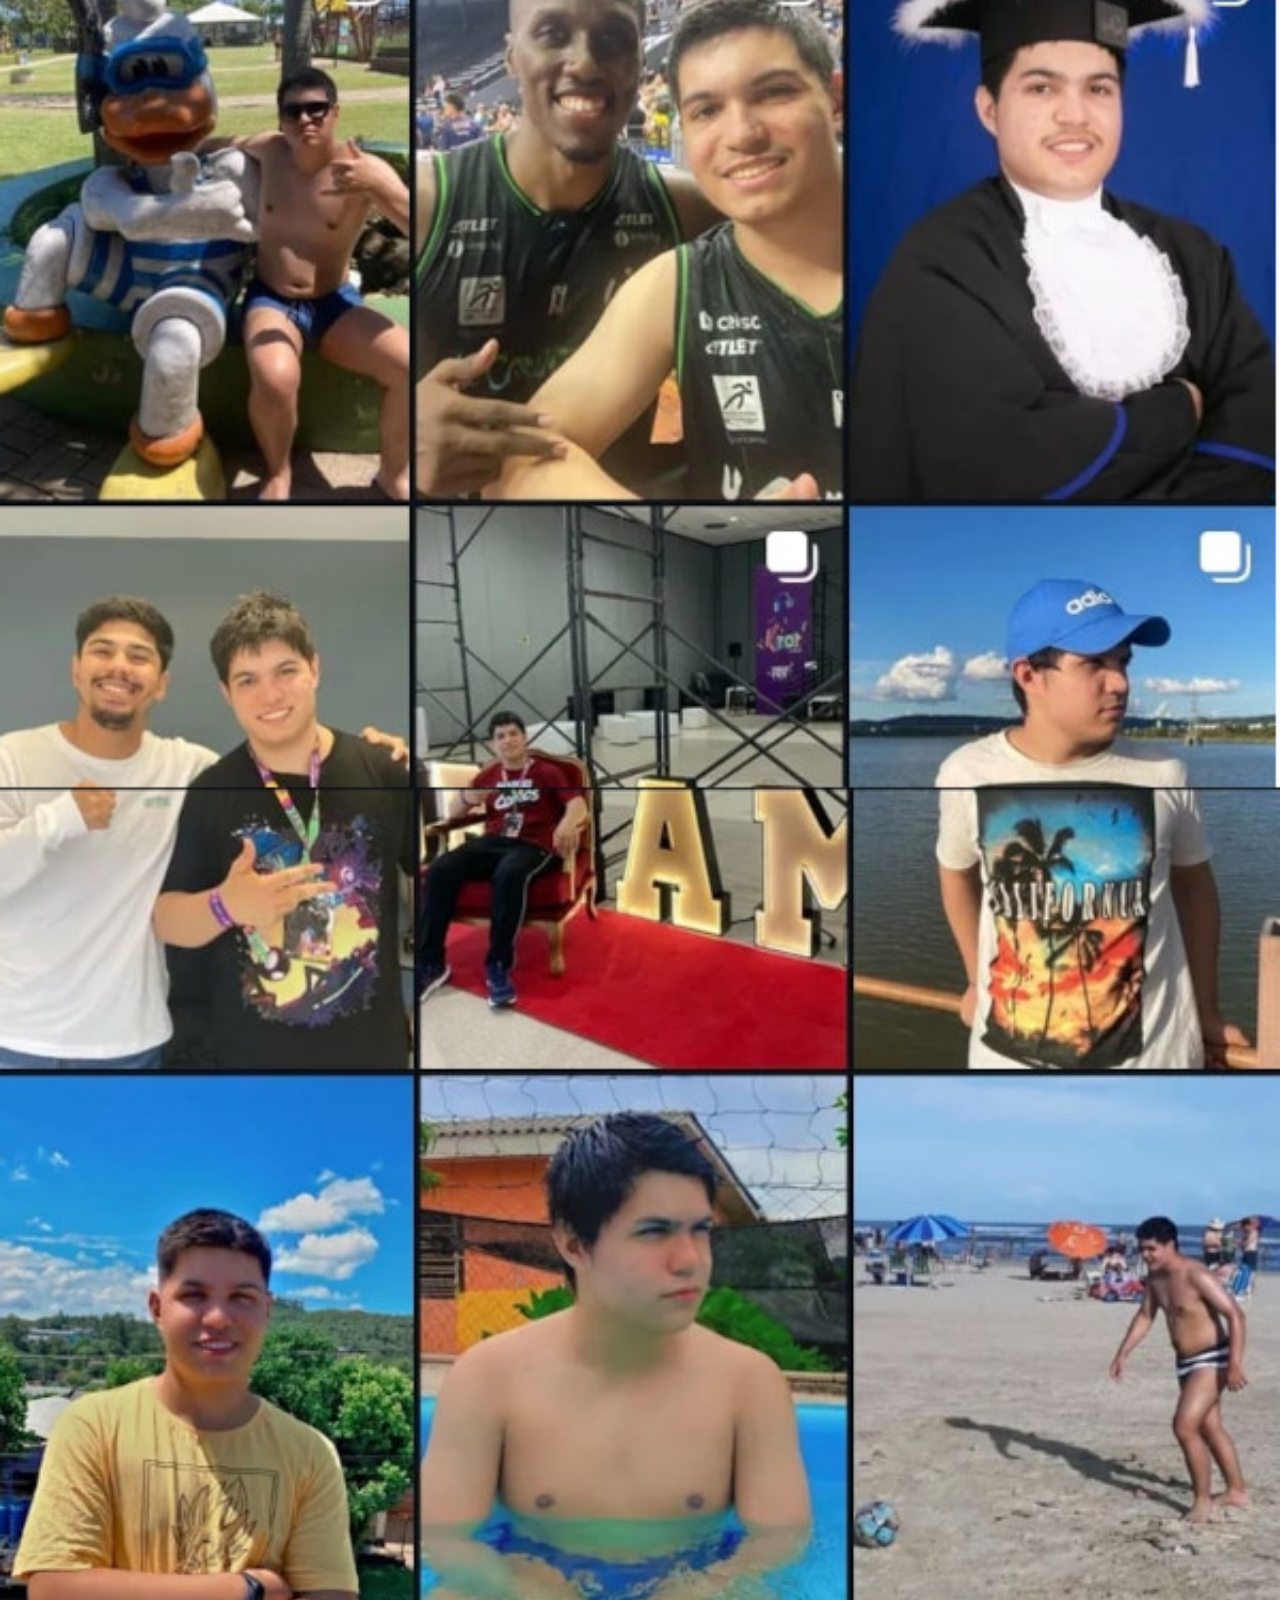
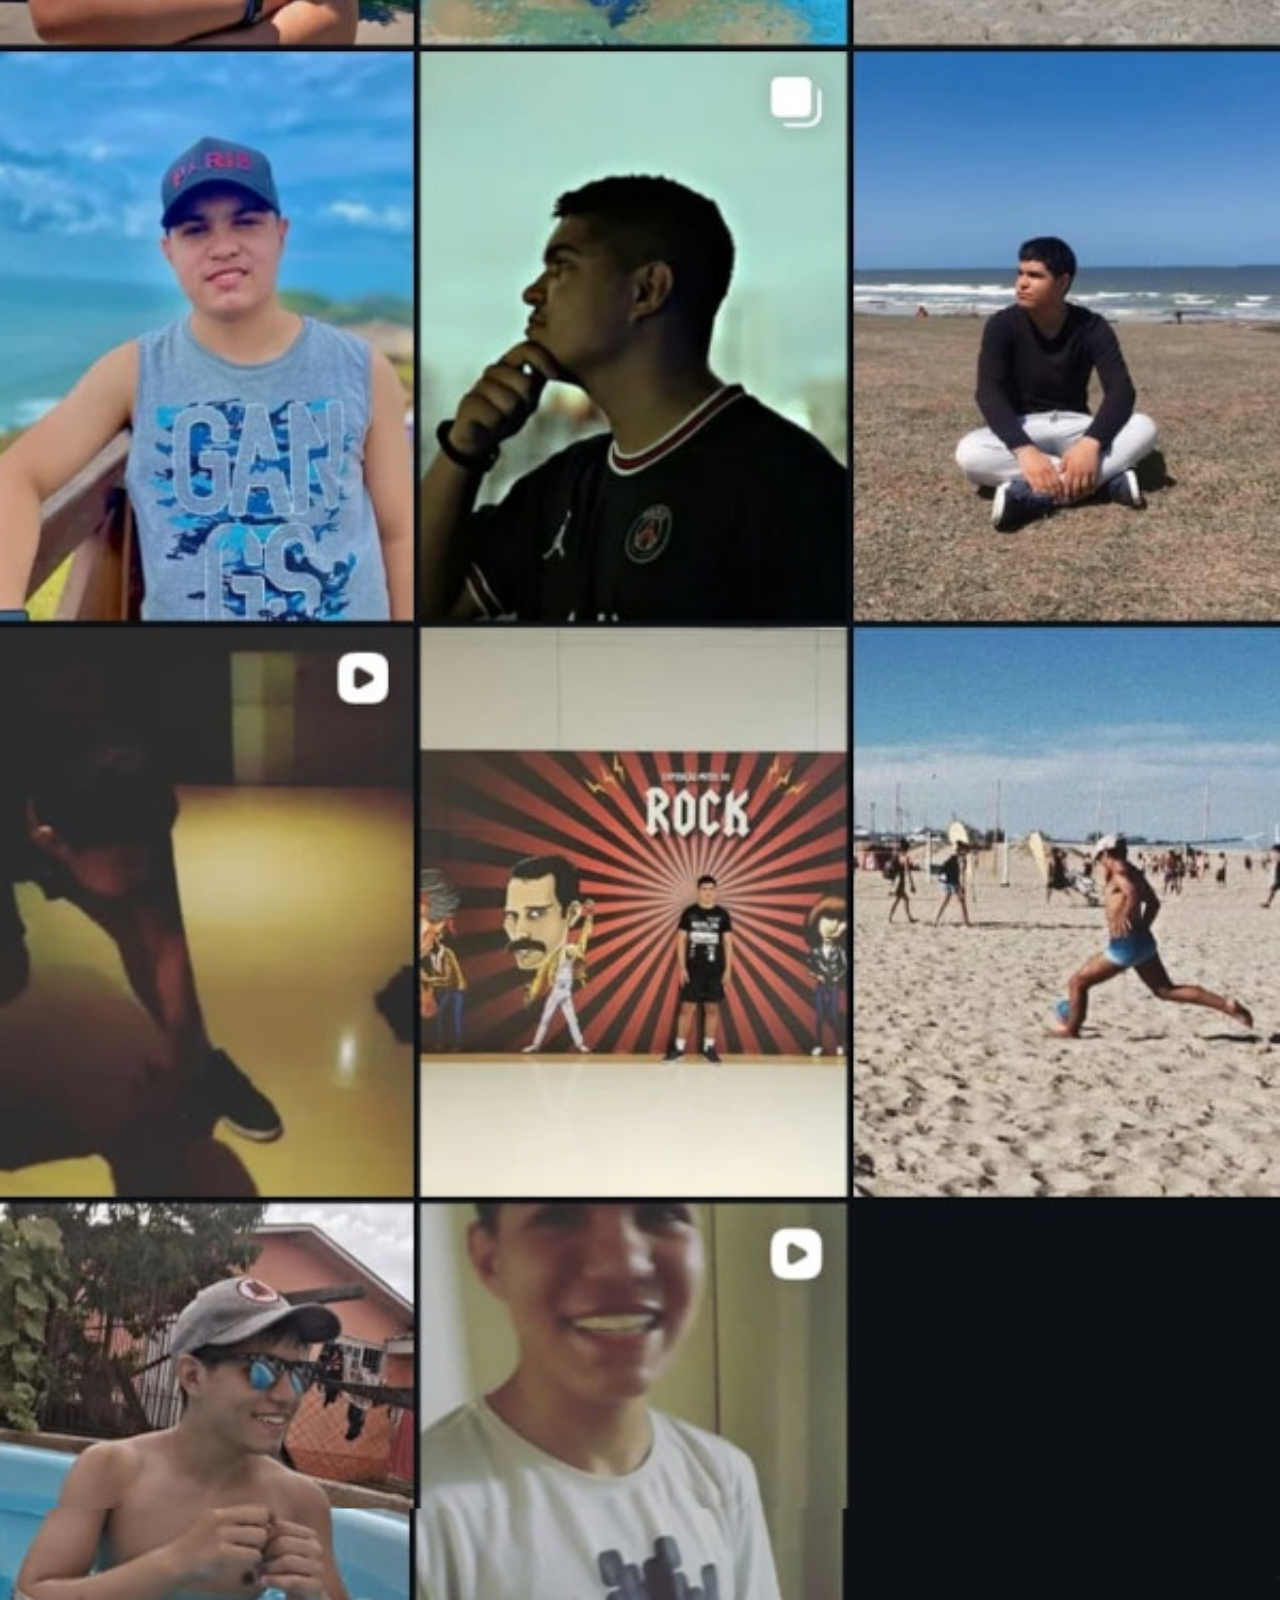
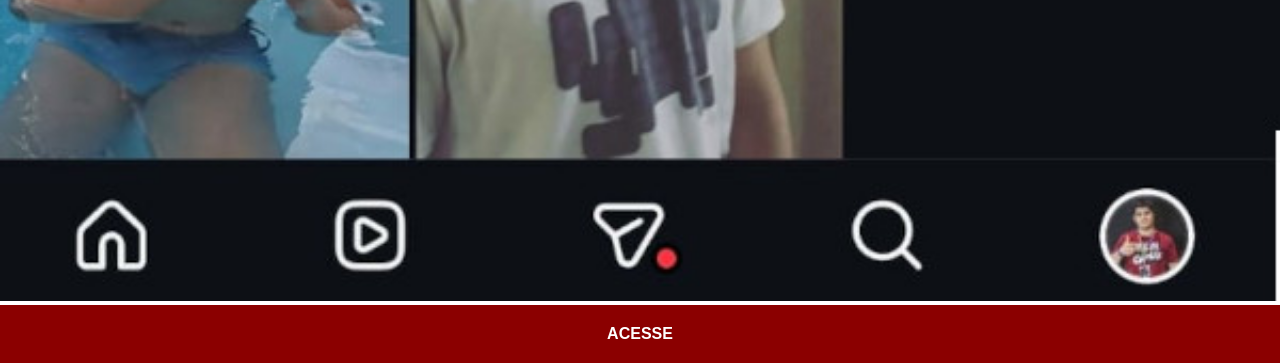
<file: instagram.html>
<!DOCTYPE html> <!-- Usando HTML5 -->
<html lang="pt-br"> <!-- usando HTML e linguagem português do Brasil -->
<head> <!-- Cabeça(meta dados) -->
    <meta charset="UTF-8"> <!-- Padrão universal de codificação de caracteres para a língua portuguesa -->
    <meta name="viewport" content="width=device-width, initial-scale=1.0">
    <!-- Ocupar 100% da tela e não ter zoom -->
    <title>Instagram</title>
    <!-- Título na aba da página -->
    <link rel="stylesheet" href="estilos/social.css">
    <!-- Chamando o css interno -->
</head><!-- Cabeça(meta dados) (fechando tag) -->
<body><!-- Corpo -->
    <img src="imagens/tela-instagram2.jpg" alt="Instagram">
    <!-- Imagem da tela do Instagram -->
    <a href="https://www.instagram.com/luisx_xvl/" target="_blank">ACESSE</a>
    <!-- Link para Instagram do CursoemVideo -->
</body> <!-- Corpo (fechando tag) -->
</html> <!-- Fechando HTML -->
</file>
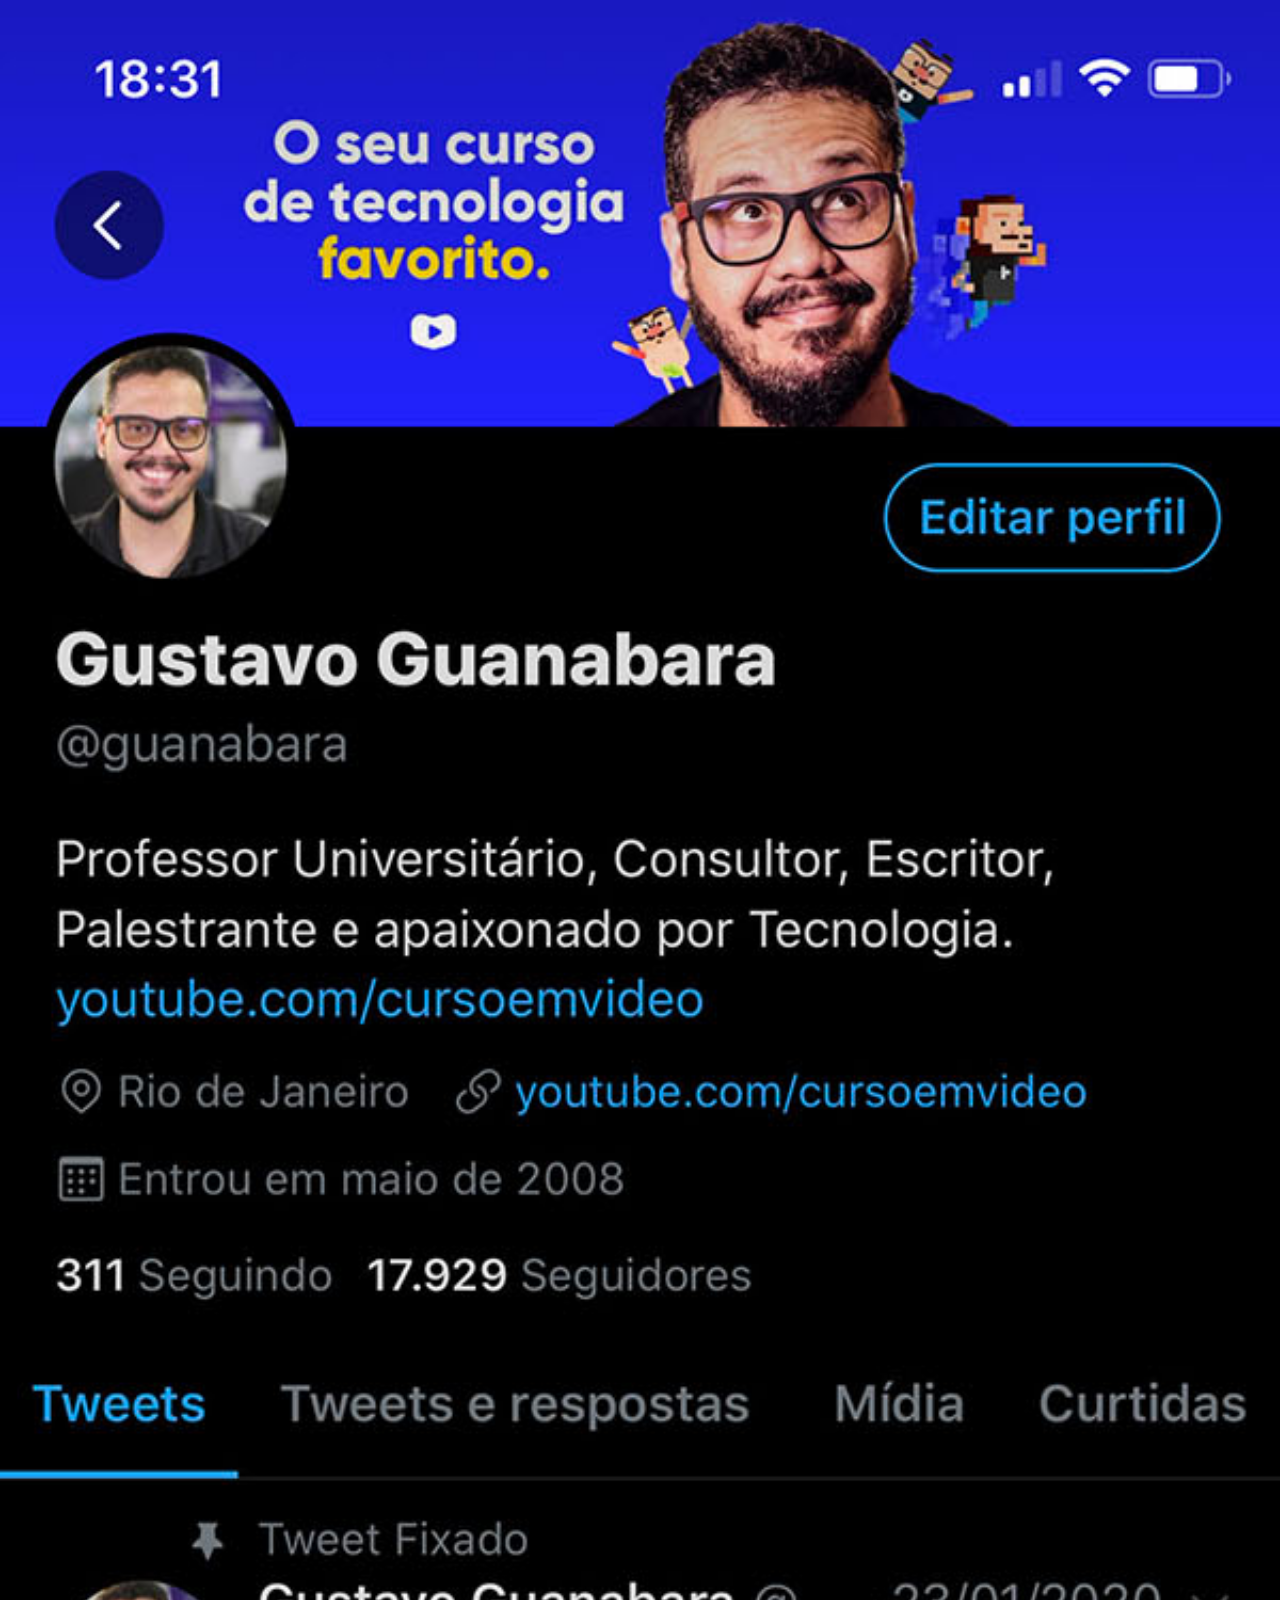
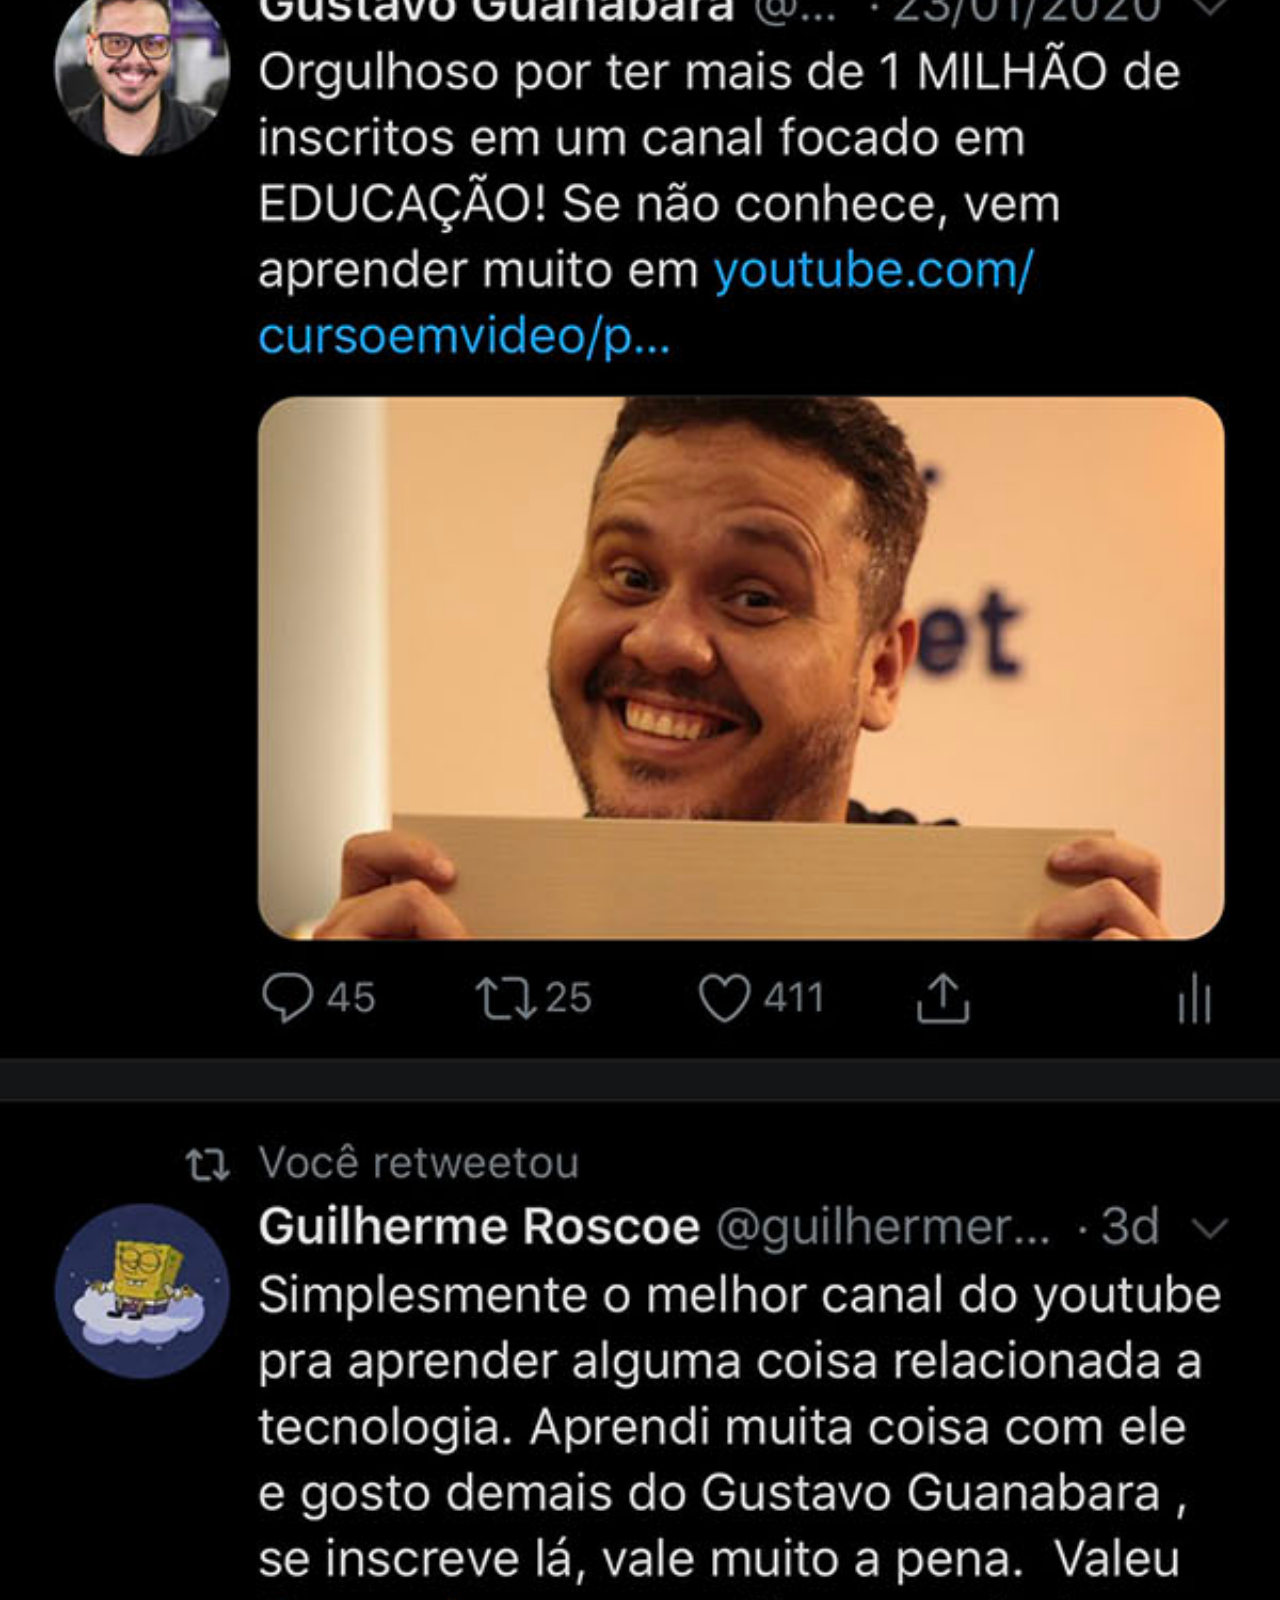
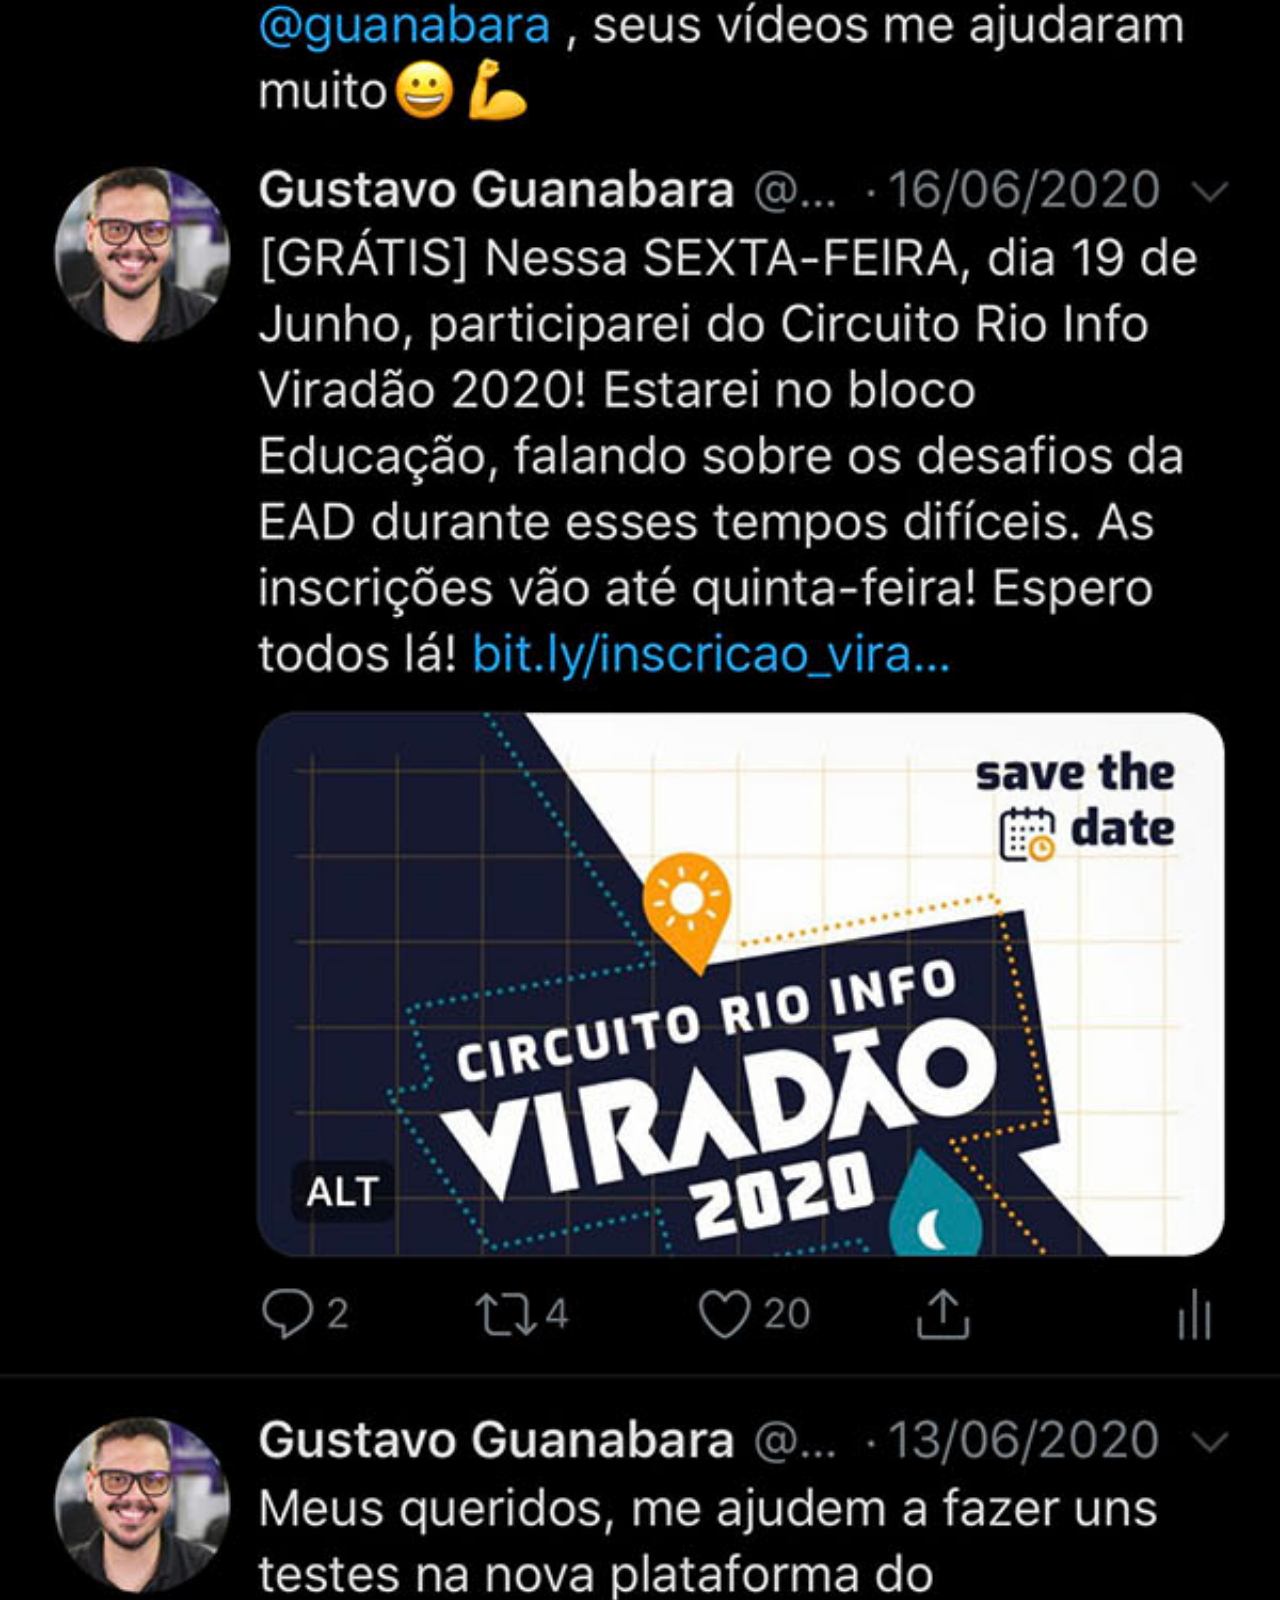
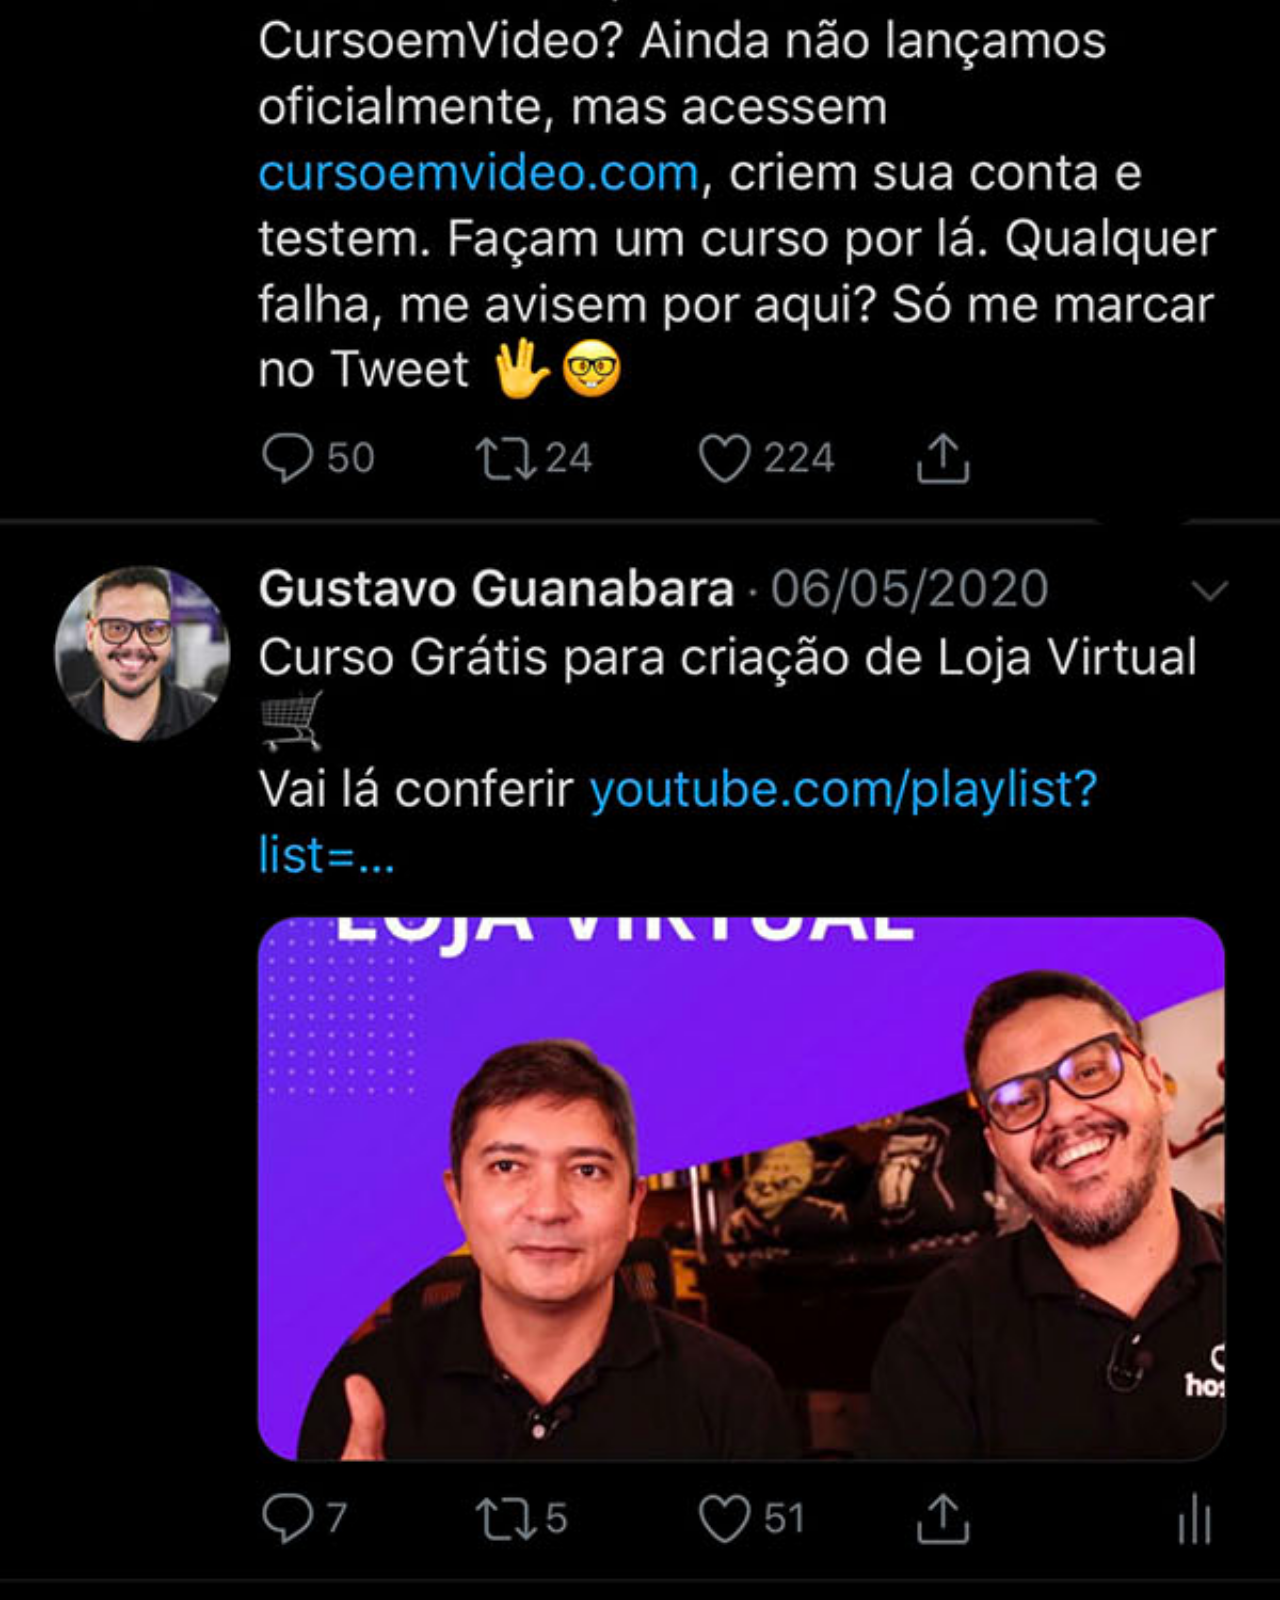
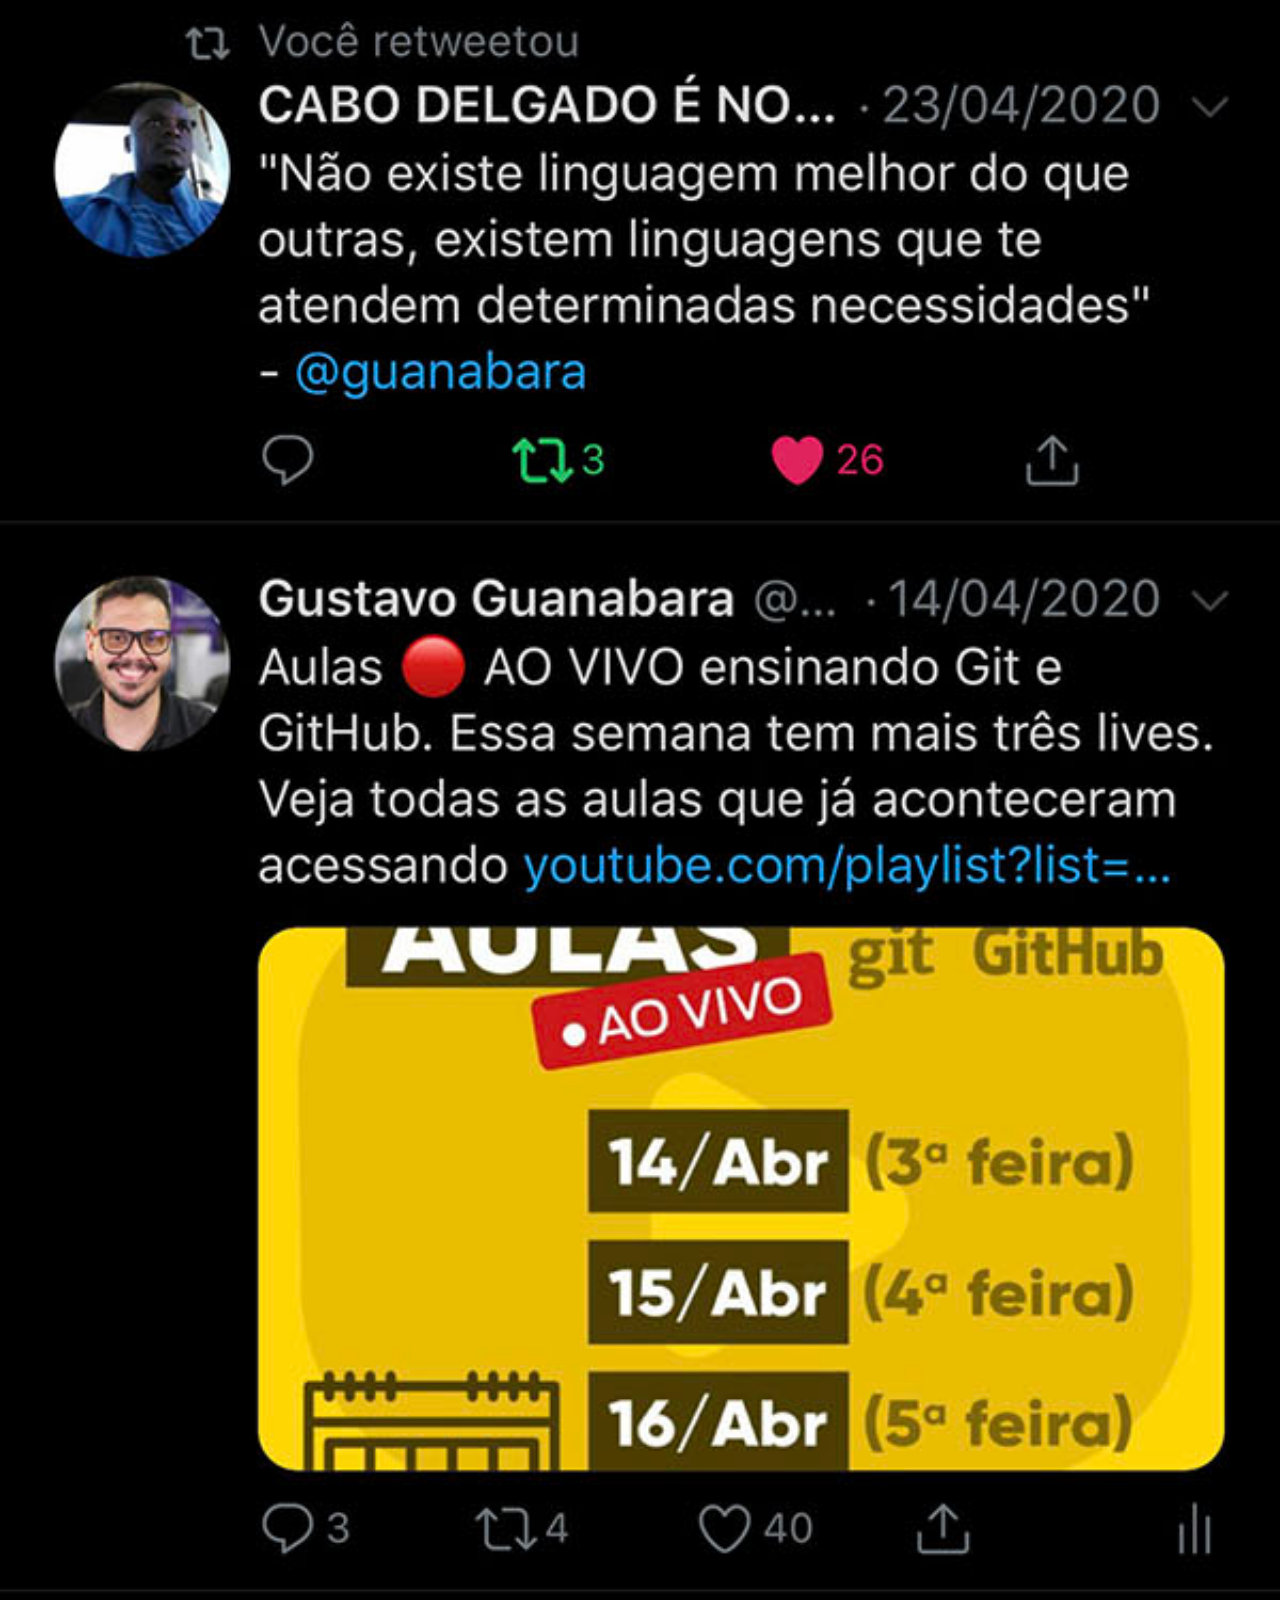
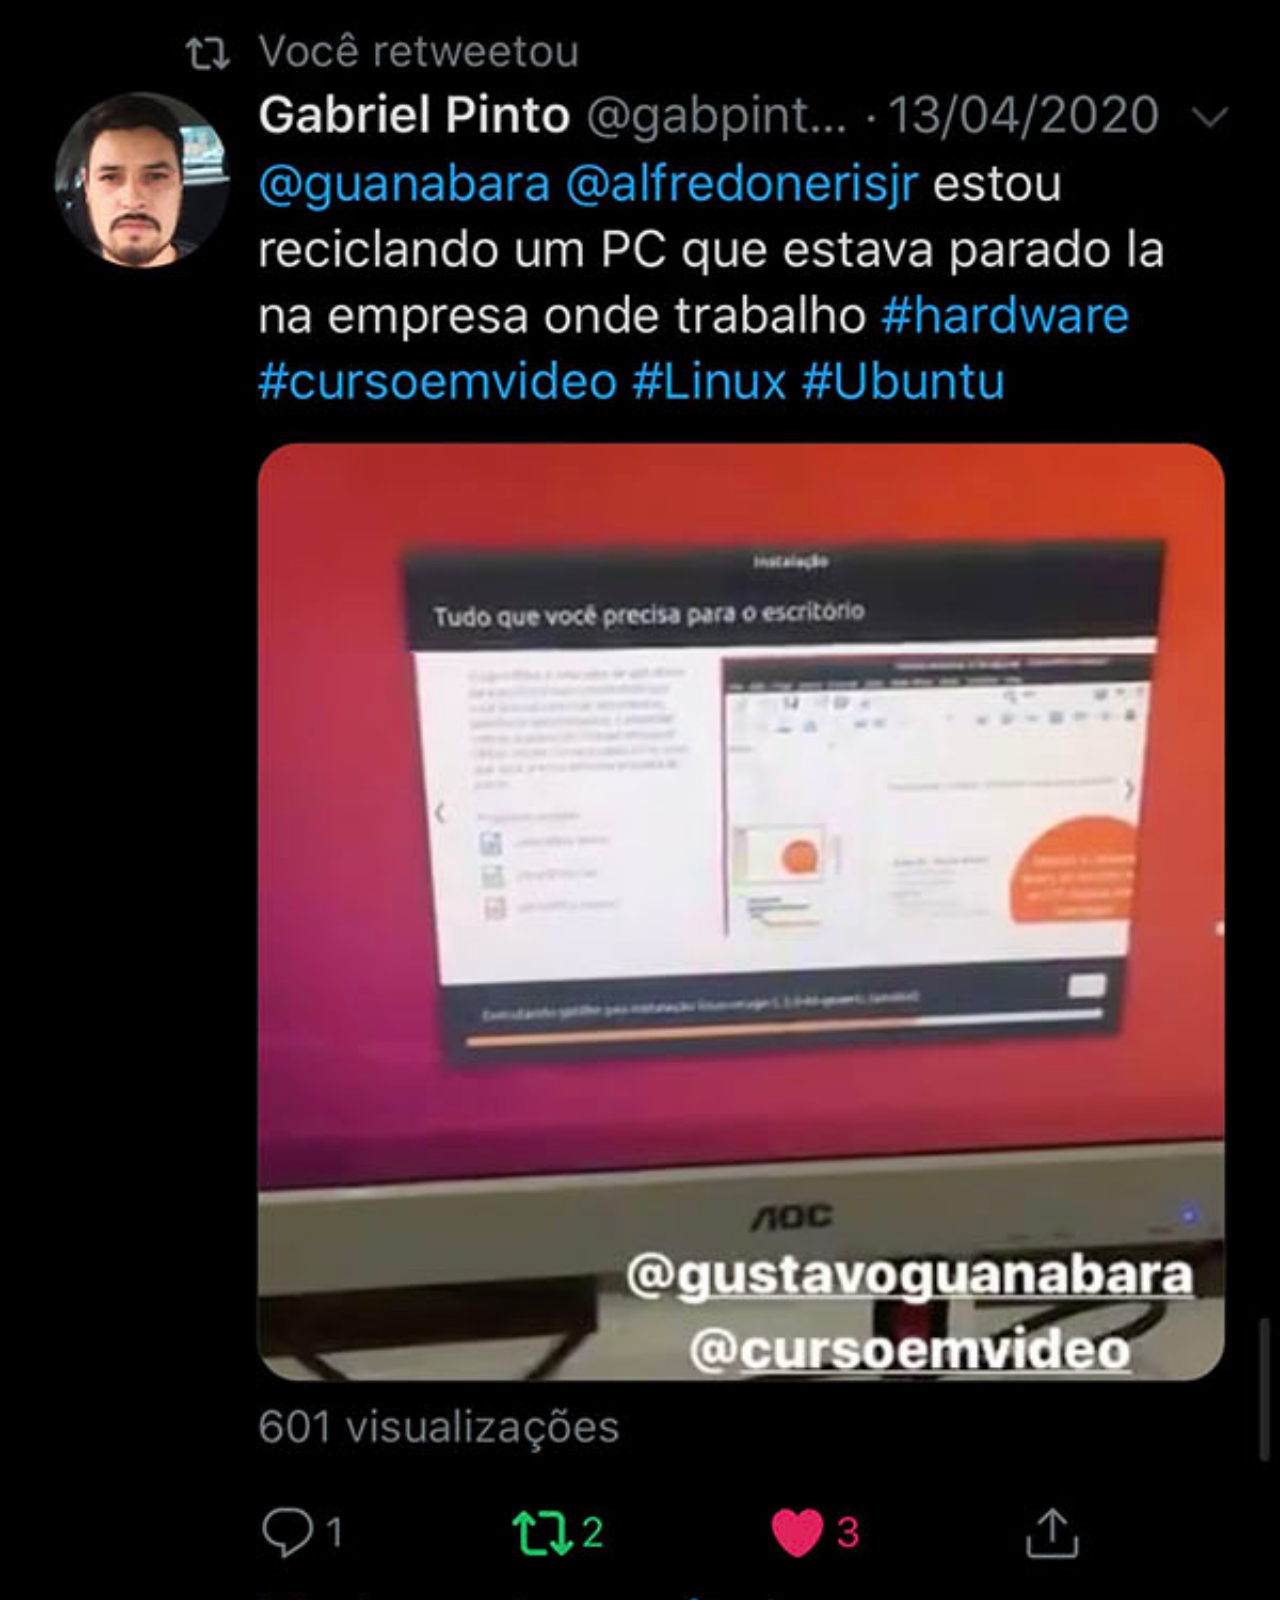
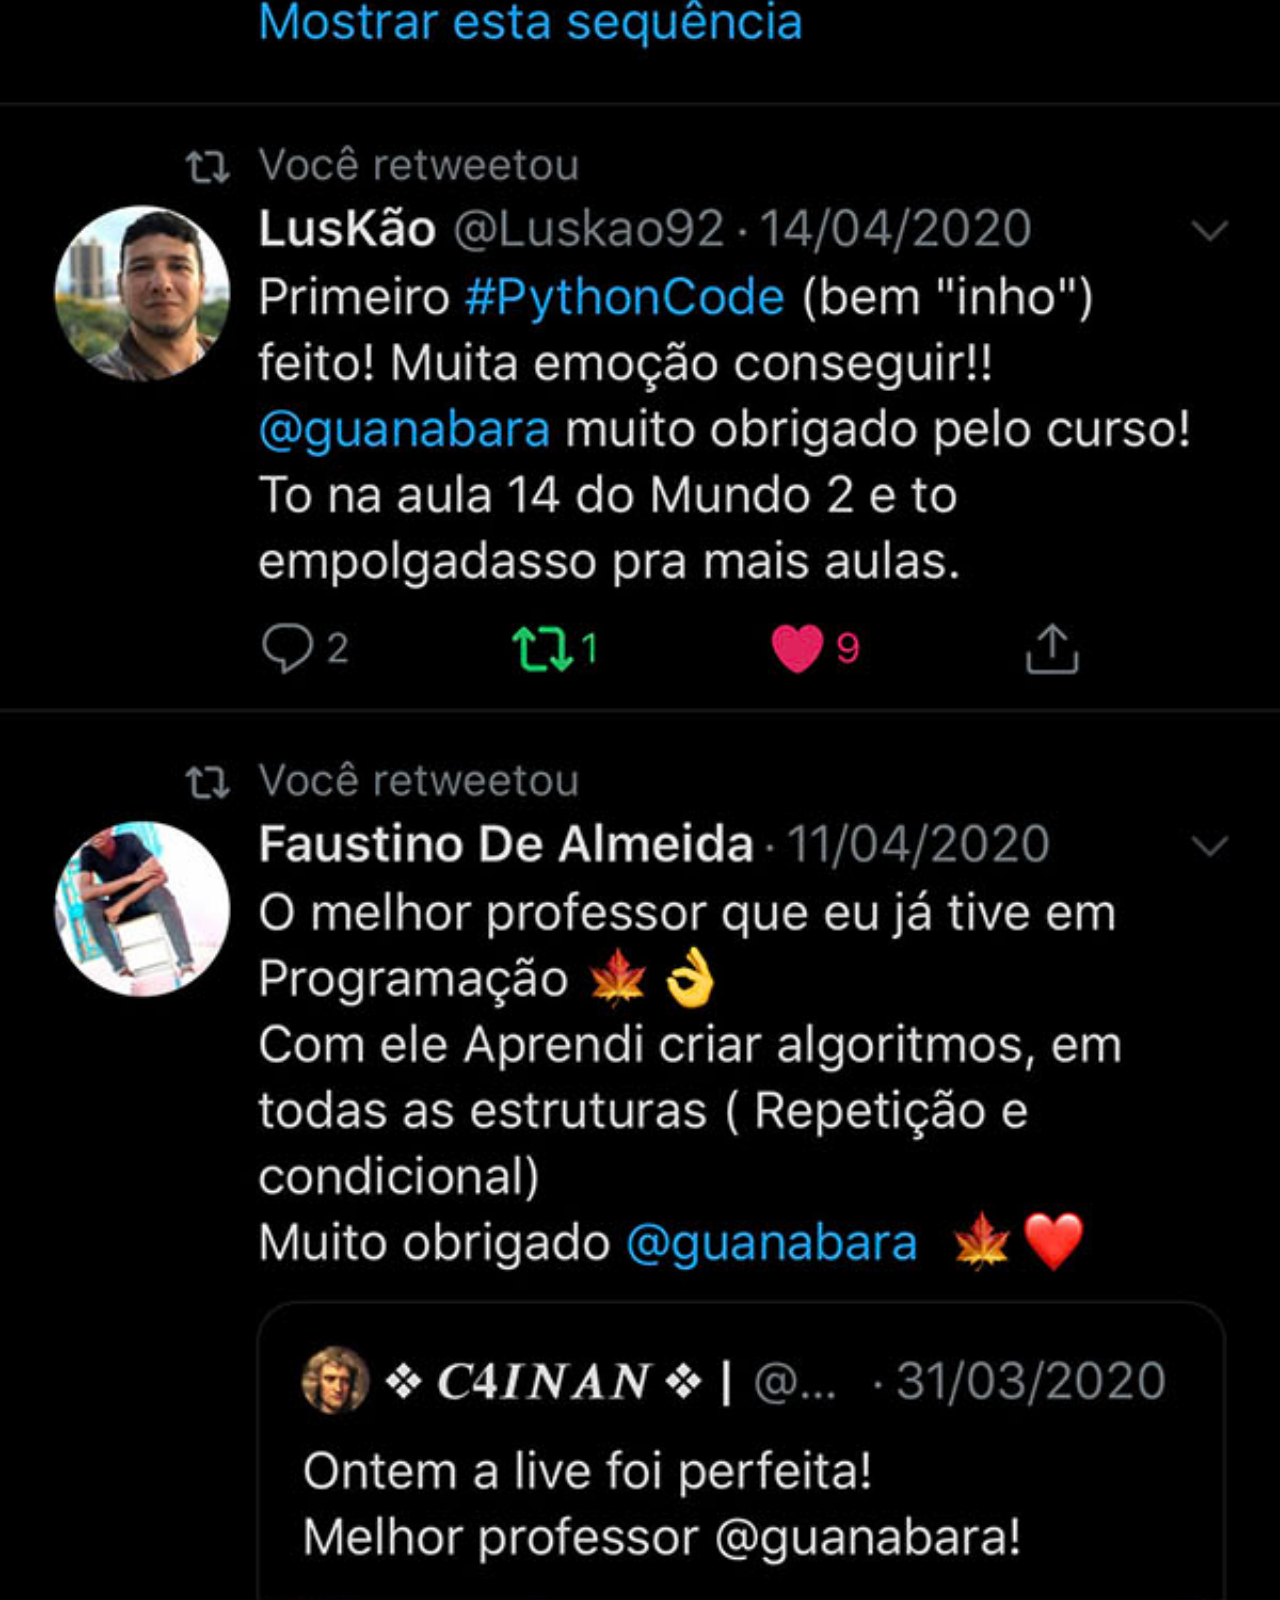
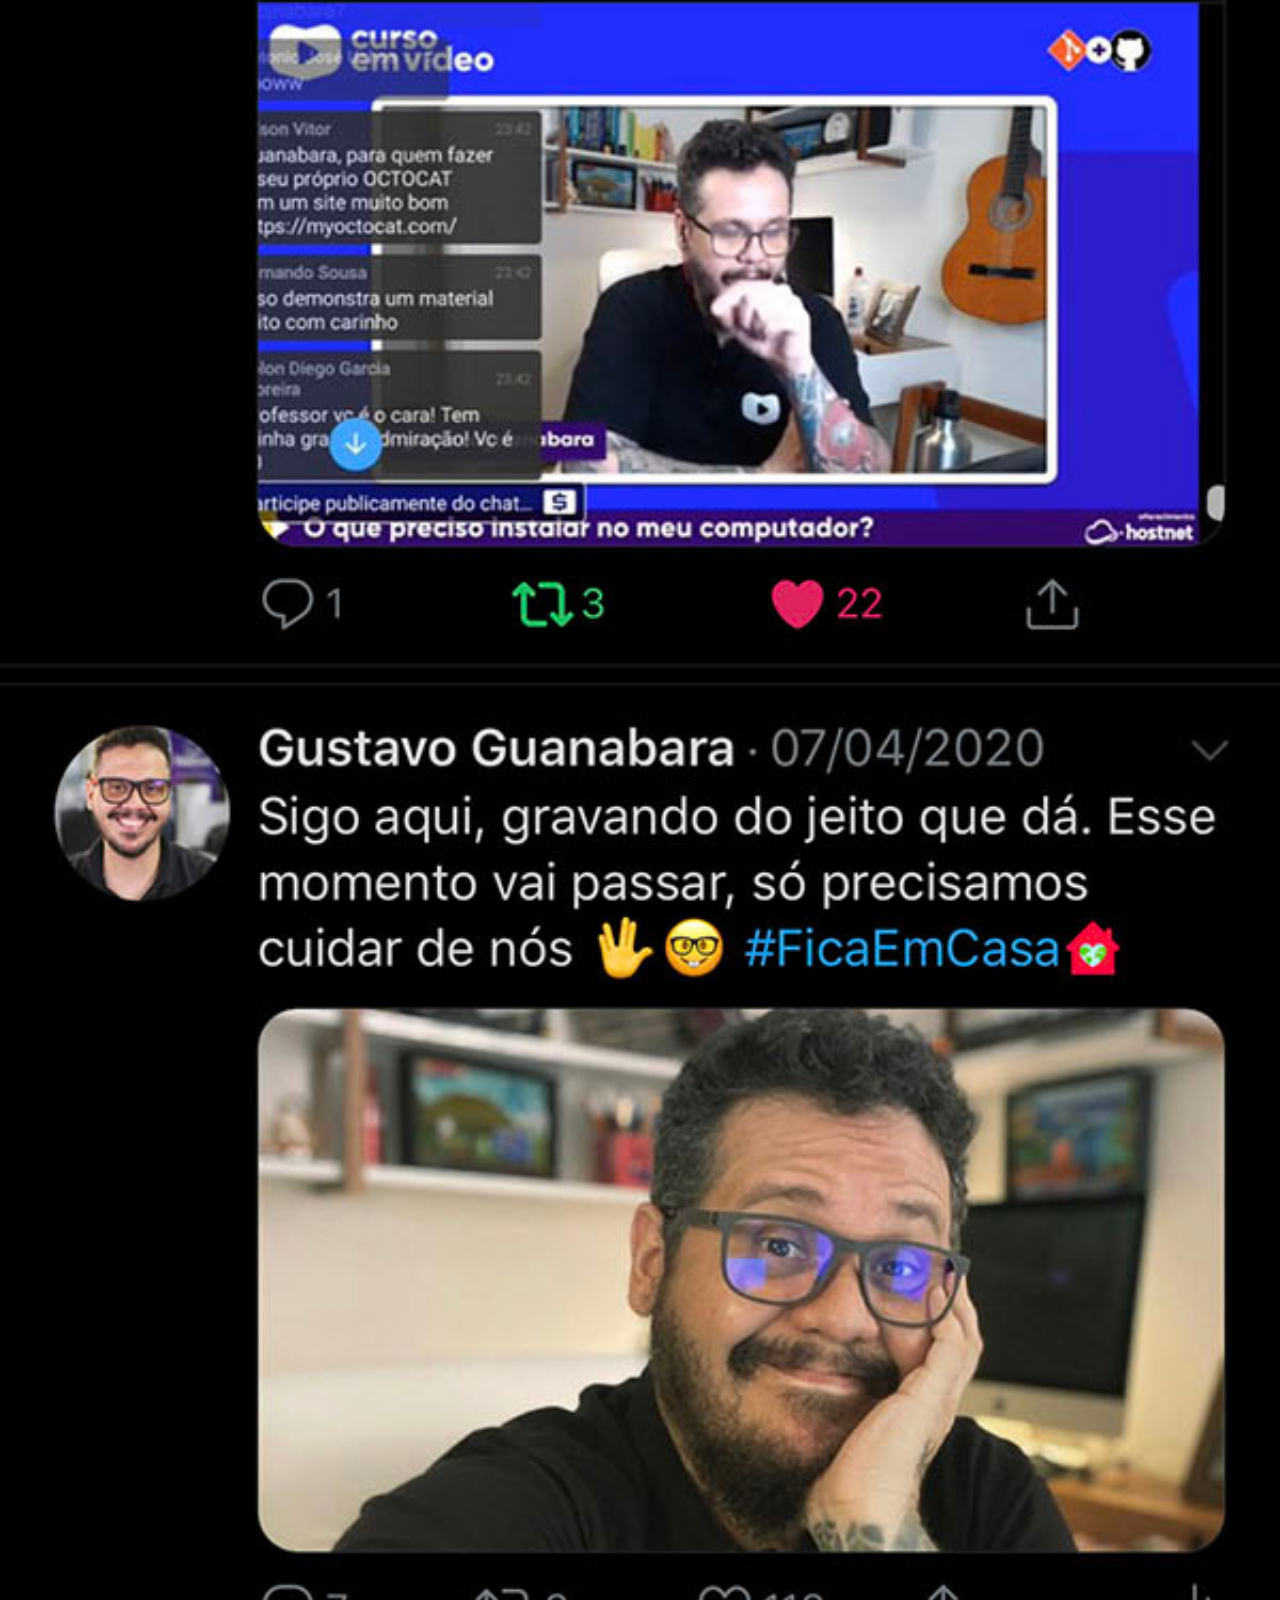
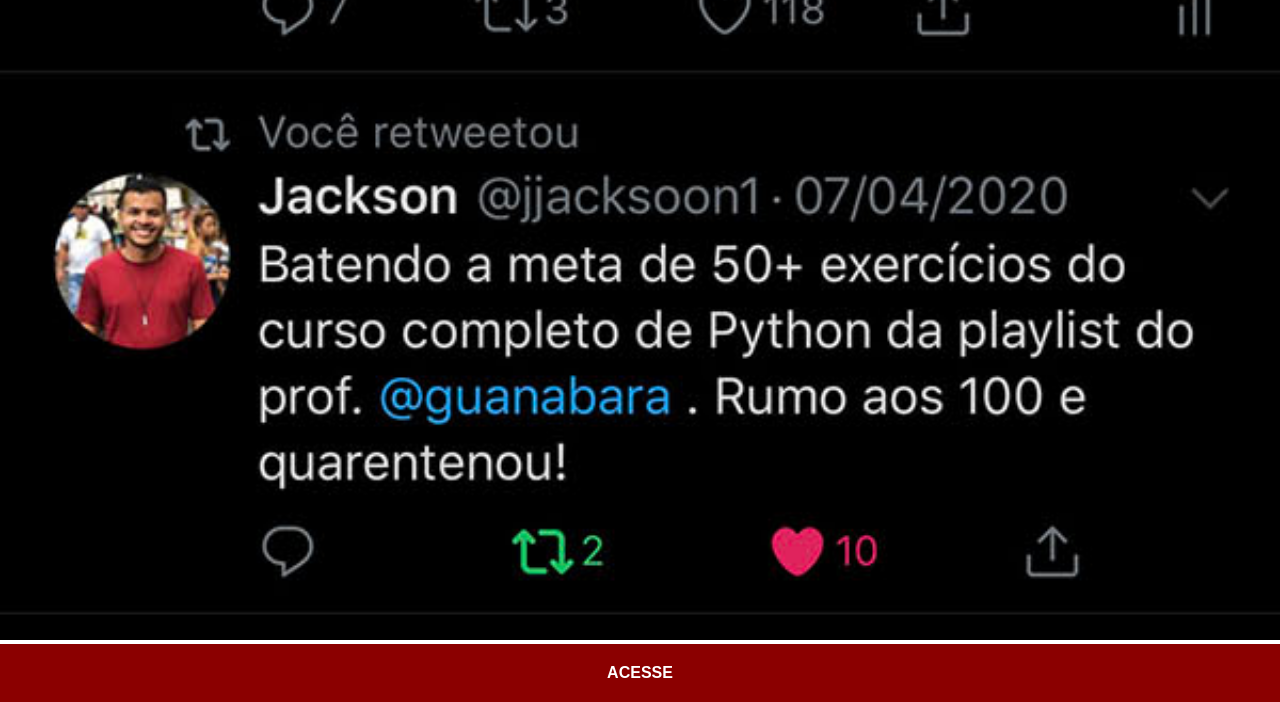
<file: twitter.html>
<!DOCTYPE html> <!-- Usando HTML5 -->
<html lang="pt-br"> <!-- usando HTML e linguagem português do Brasil -->
<head> <!-- Cabeça(meta dados) -->
    <meta charset="UTF-8"> <!-- Padrão universal de codificação de caracteres para a língua portuguesa -->
    <meta name="viewport" content="width=device-width, initial-scale=1.0">
    <!-- Ocupar 100% da tela e não ter zoom -->
    <title>Twitter</title>
    <!-- Título na aba da página -->
    <link rel="stylesheet" href="estilos/social.css">
    <!-- Chamando o css interno -->
</head><!-- Cabeça(meta dados) (fechando tag) -->
<body> <!-- Corpo -->
    <img src="imagens/tela-twitter.jpg" alt="Twitter">
    <!-- Imagem da tela do Twitter(X) -->
    <a href="https://x.com/guanabara" target="_blank">ACESSE</a>
    <!-- Link para o Twitter do Guanabara(X) -->
</body> <!-- Corpo (fechando tag) -->
</html> <!-- Fechando HTML -->
</file>
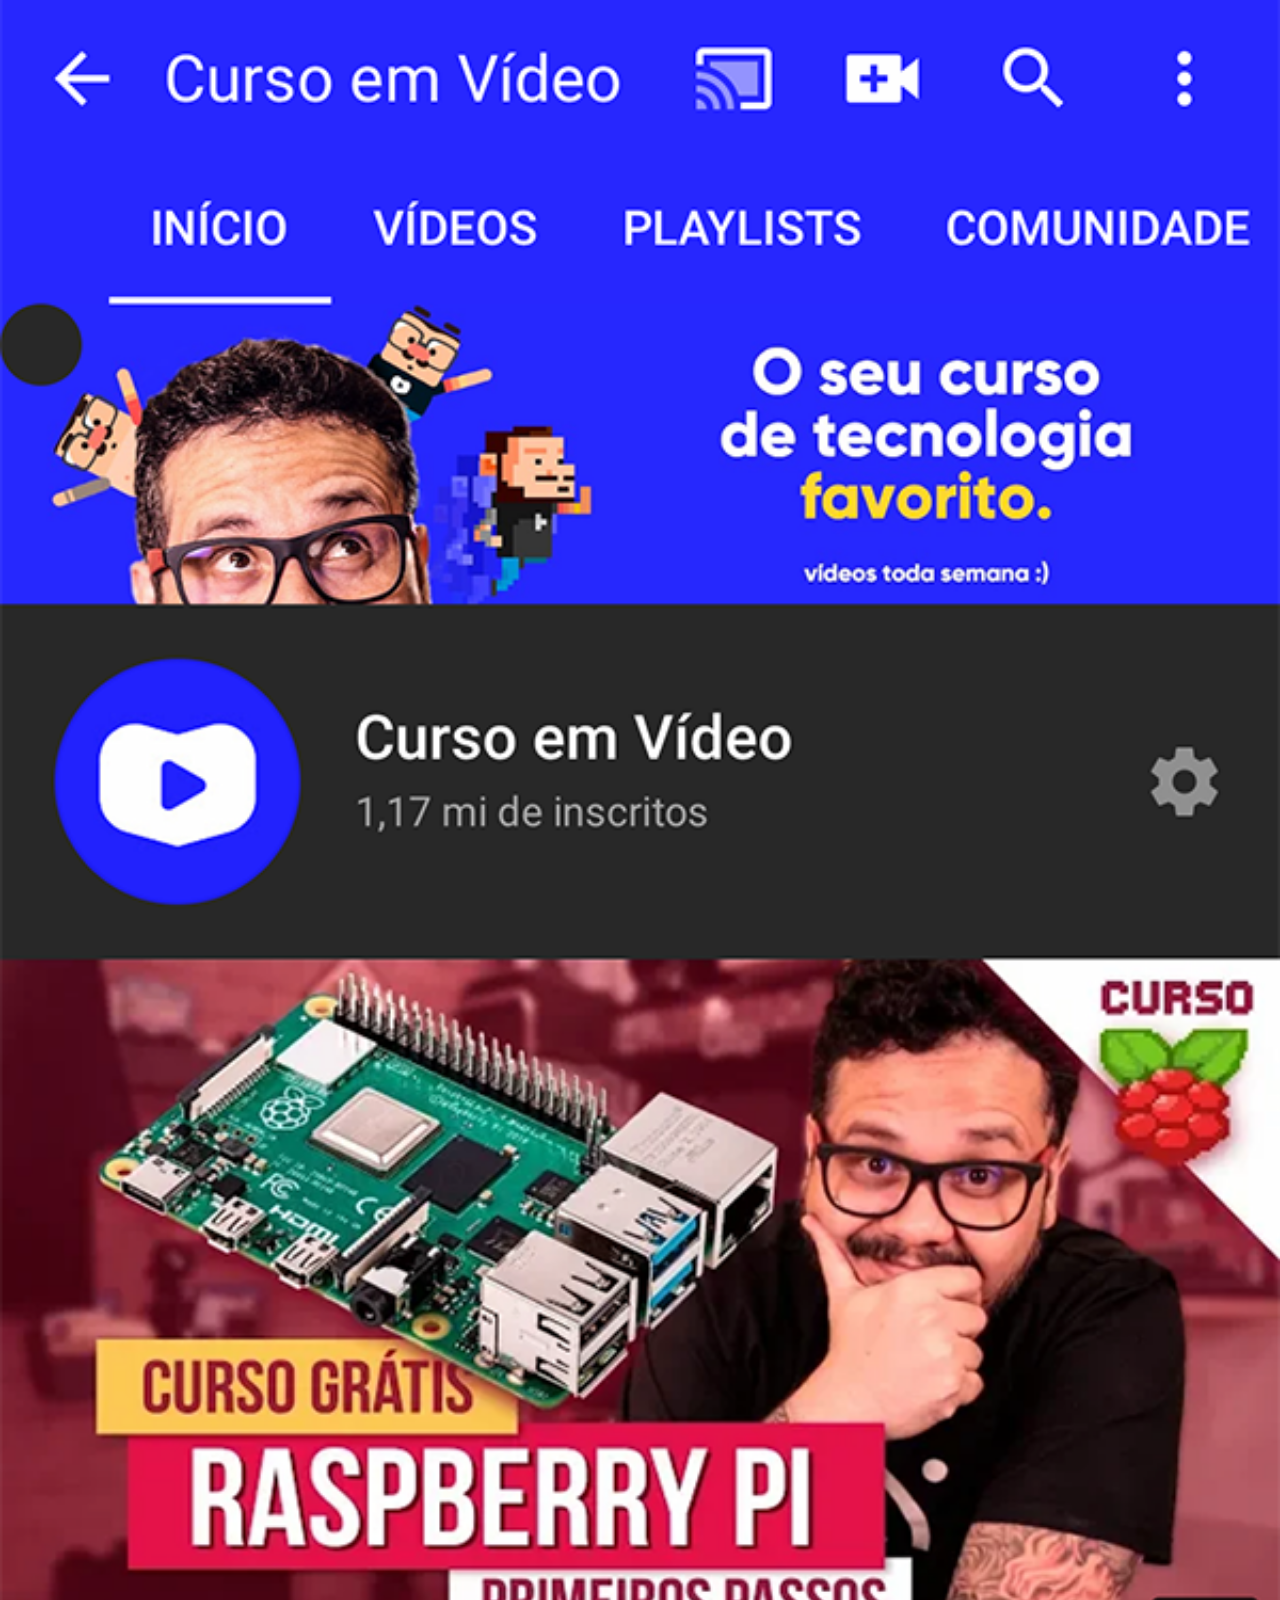
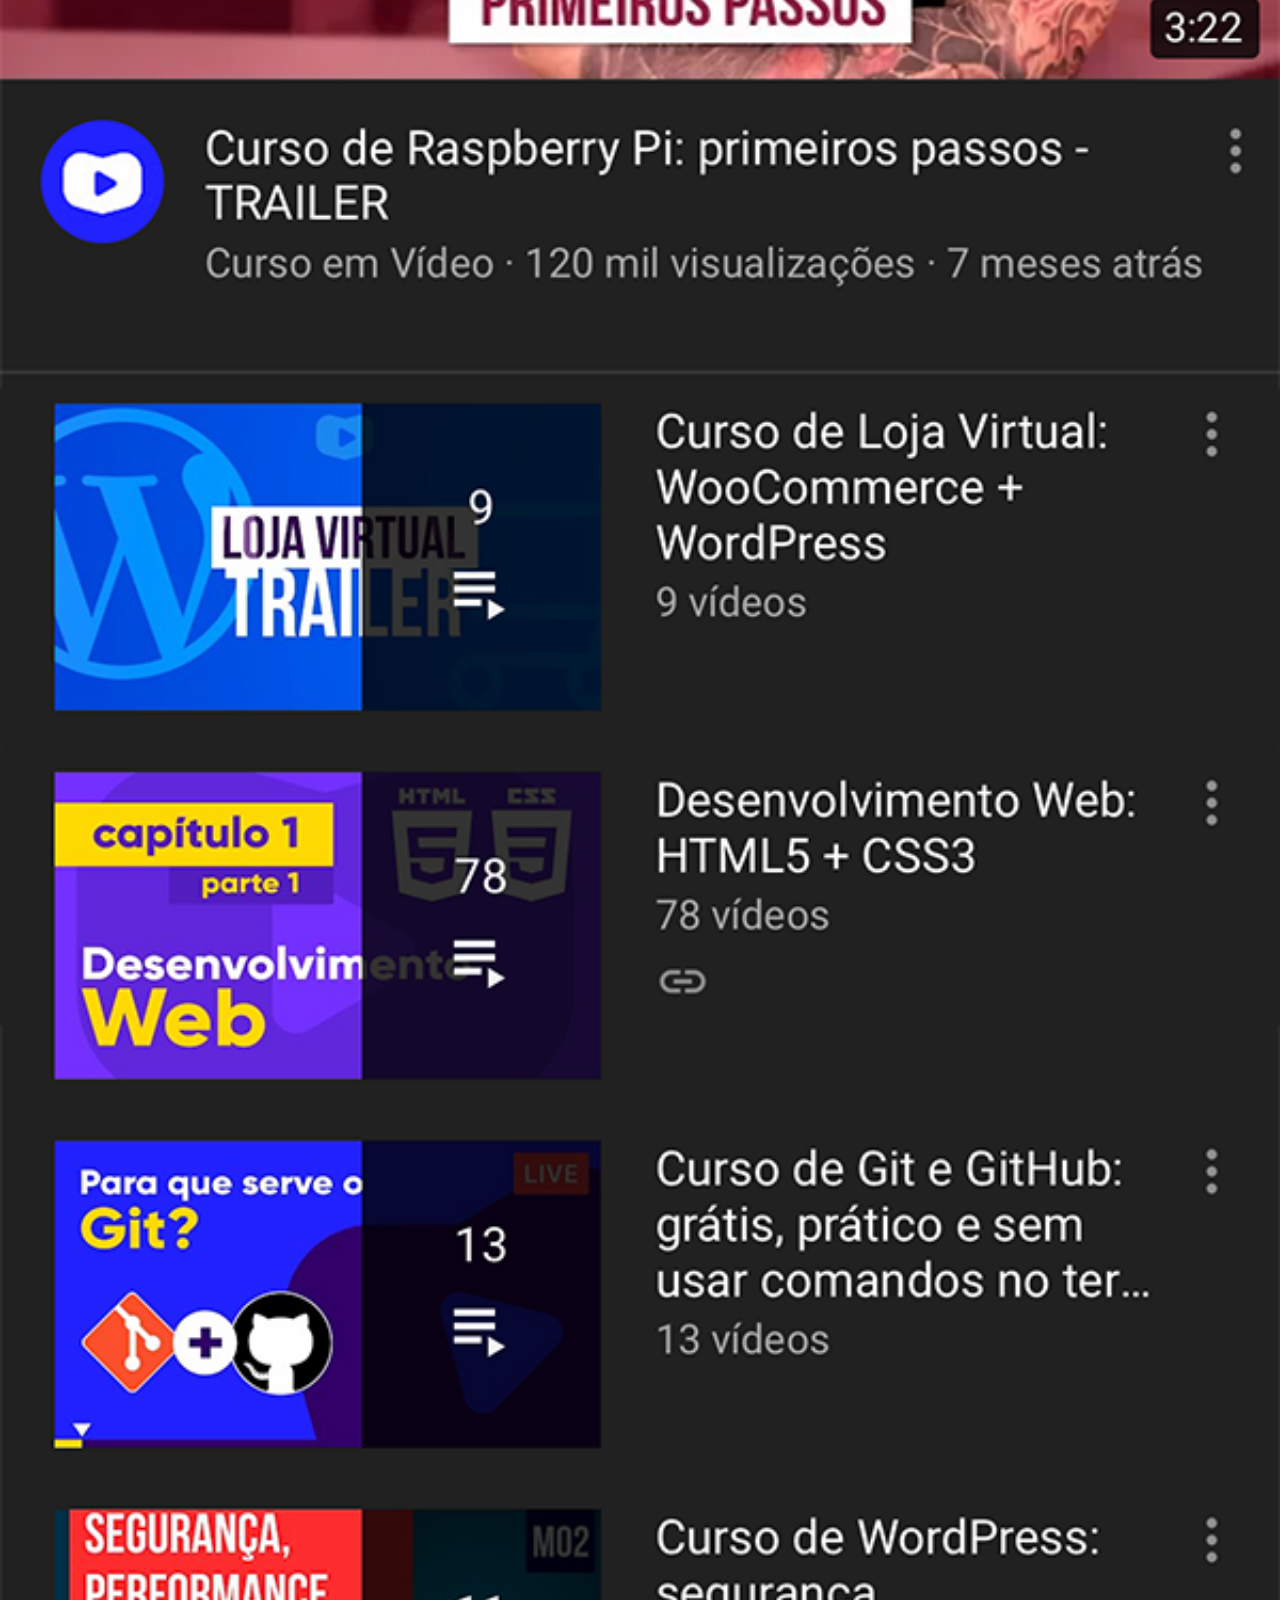
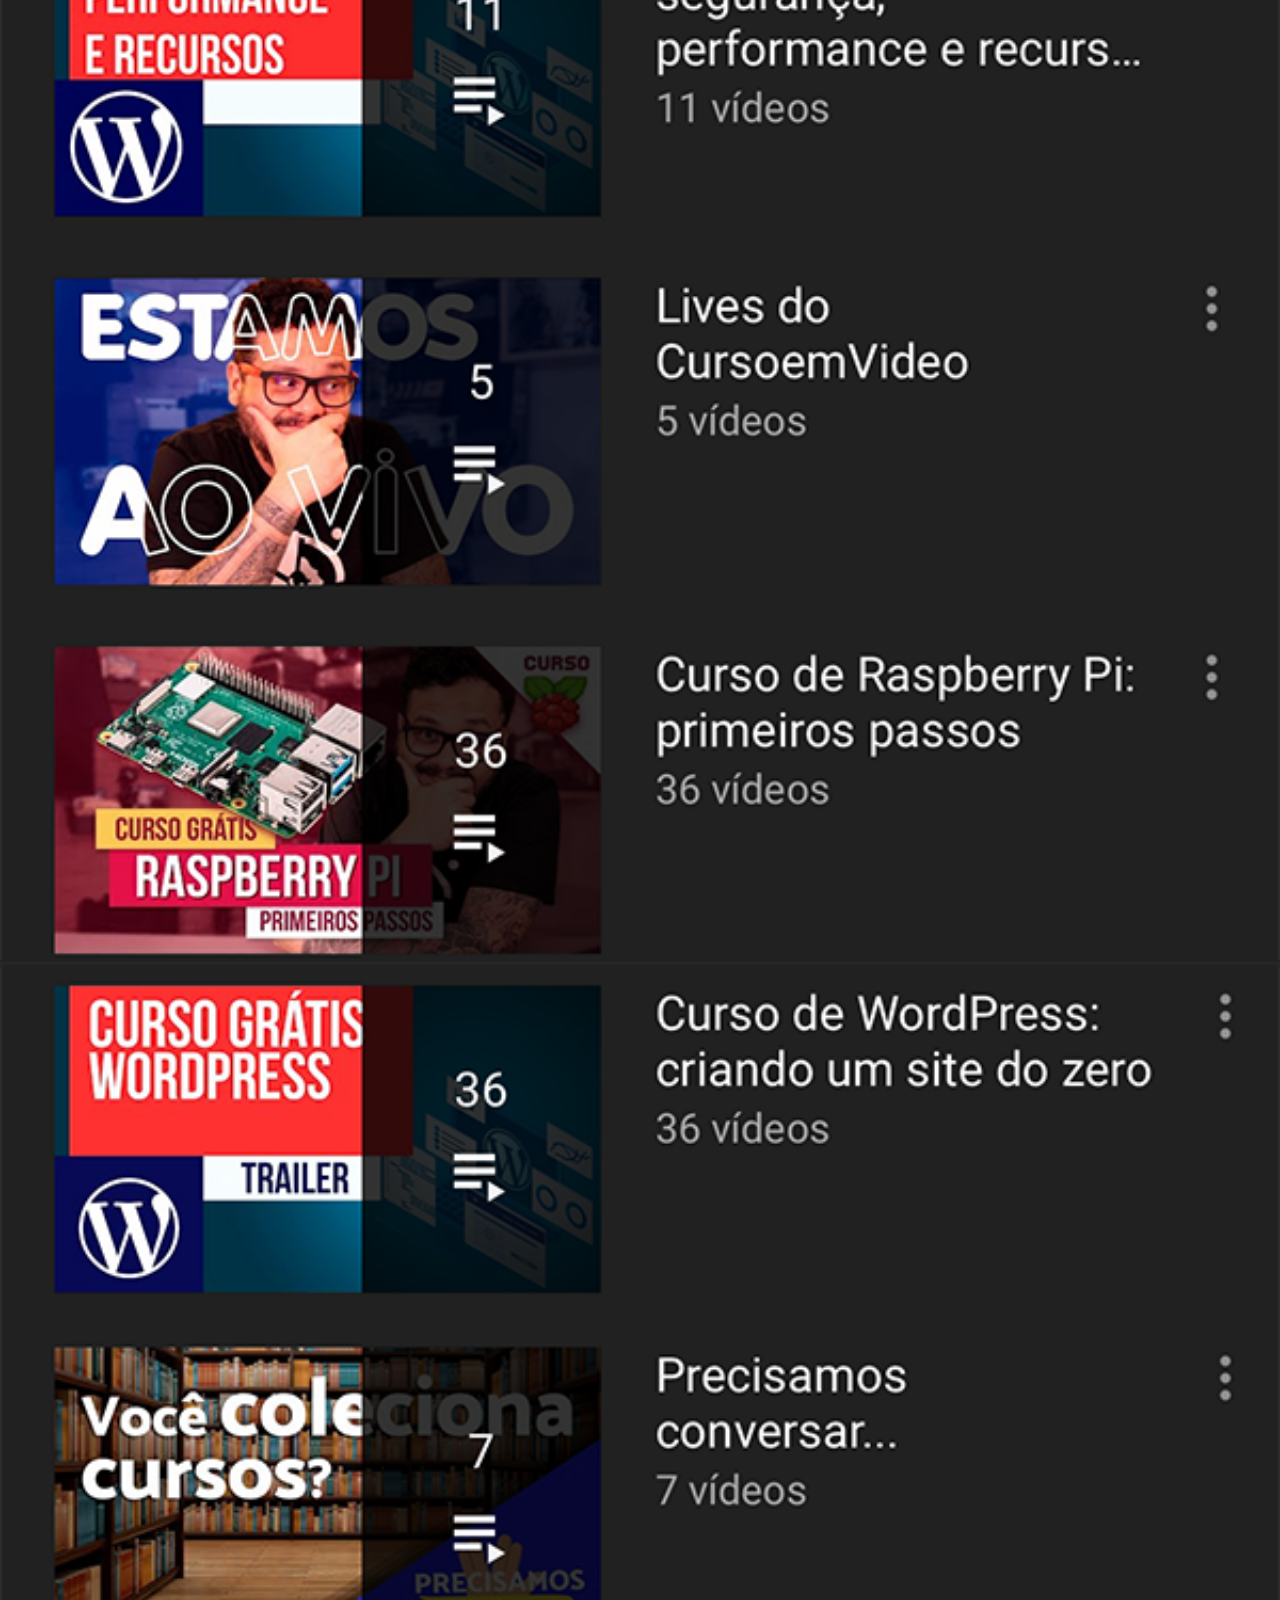
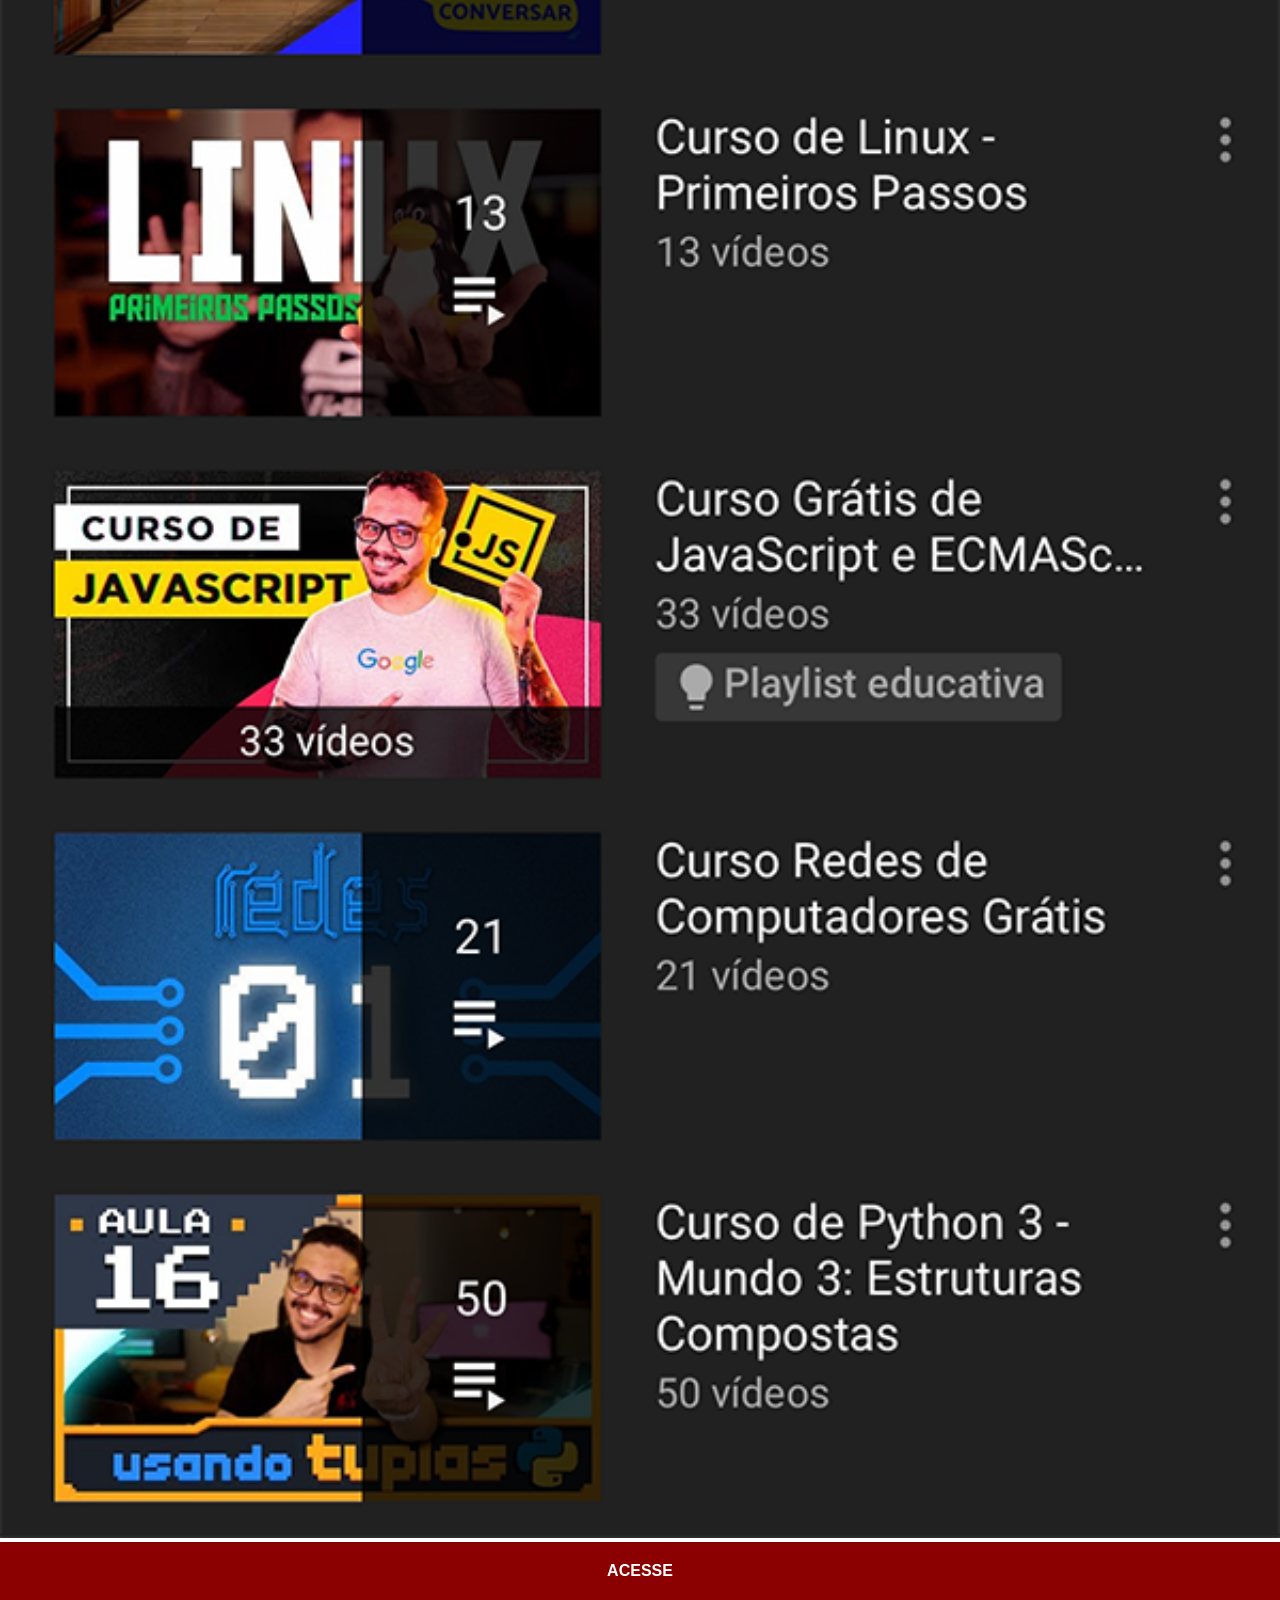
<file: youtube.html>
<!DOCTYPE html> <!-- Usando HTML5 -->
<html lang="pt-br"> <!-- usando HTML e linguagem português do Brasil -->
<head> <!-- Cabeça(meta dados) -->
    <meta charset="UTF-8"> <!-- Padrão universal de codificação de caracteres para a língua portuguesa -->
    <meta name="viewport" content="width=device-width, initial-scale=1.0">
    <!-- Ocupar 100% da tela e não ter zoom -->
    <title>YouTube</title> <!-- Título na aba da página -->
    <link rel="stylesheet" href="estilos/social.css">
    <!-- Chamando o css interno -->
</head><!-- Cabeça(meta dados) (fechando tag) -->
<body> <!-- Corpo -->
    <img src="imagens/tela-youtube.png" alt="YouTube"> <!-- Imagem da tela do Youtube -->
    <a href="https://www.youtube.com/@cursoemvideo/playlists" target="_blank">ACESSE</a>
    <!-- link para a playlist de videos do CursoemVideo e abrir em uma nova guia -->
</body> <!-- Corpo (fechando tag) -->
</html> <!-- Fechando HTML -->
</file>
<file: estilos/style.css>
@charset "UTF-8"; /* padrão universal de codificação de caracteres para a língua portuguesa */

/* global */
*{
    margin: 0px; /* margem de 0px */
    padding: 0px; /* preenchimento 0px */
    font-family: Arial, Helvetica, sans-serif; /*familia da fonte */
}

/* configurações do html e corpo */
html, body {
    height: 100vh; /* 100 da altura da viewport */
    width: 100vw; /* 100 da largura da viewport */
    background-color: black;
}

/* corpo */
body{
    background: url('../imagens/fundo-madeira.jpg') /* fundo vai ter uma imagem */
     top center no-repeat; /* top center se relaciona com background-position e o no-repeat ao background-repeat */
     background-size: cover; /* para a imagem caber na tela fazer cortes nela */
     background-attachment: fixed; /* deixar a imagem fixa na tela */
}

/* Principal (conteiner de fora) */
main {
    height: 100vh; /* 100 da altura da viewport */
    position: relative; /* posição relativa */
}

/* configurações da sessão do id telefone (conteiner de dentro) */
section#telefone{
    position: absolute; /* posição absoluta */
    top: 50%; /* colocando cima 50% */
    left: 50%; /* Colocando a esquerda 50% */
    transform: translate(-50%, -50%); /* fazendo uma transformaçção movendo mais para direita e subindo o bloco para cima assim ficando centralizado */
    height: 627px; /* altura 500px */
    width: 311px; /* largura de 500px */
    background: url('../imagens/frame-iphone.png') no-repeat; /* fundo vai ter uma imagem e não vai se repetir */
}

/*configurando o quadro em linha(iframe) */
iframe#tela{
    position: relative; /* posição relativa */
    top: 80px; /* 80px pra cima */
    left: 22px; /* 22px pra esquerda */
    width: 267px; /* 269px de largura */
    height: 471px; /* 471px de altura */
}

/* Configurando a seção das redes sociais */
section#redes-sociais {
    text-align: right; /* Alinhando para a direita */
}

/* configurando a seção das imagens das redes sociais */
section#redes-sociais img {
    width: 50px; /* largura de 50px */
    margin: 10px; /* margem de 10px */
    border-radius: 50%; /* deixar o botão redondo */
    box-shadow: 2px 2px 5px rgba(0, 0, 0, 0.400); /* Colocando uma sombra nos botões */
    box-sizing: border-box; /* fazendo a borda fazer parte da caixa */
}

/* configurando a seção das imagens das redes sociais usando hover */
section#redes-sociais img:hover {
    border: 2px solid rgba(255, 255, 255, 0.637); /* configurando a borda */
    transform: translate(-3px, -3px); /* ajustando a posição do botão */
    box-shadow: 5px 5px 10px rgba(0, 0, 0, 0.623); /* ajustando a sombra da caixa */
    transition: transform .3s, border 1s; /* configurando a transição do botão e da borda */
}
</file>
<file: estilos/social.css>
@charset "UTF-8"; /* padrão universal de codificação de caracteres para a língua portuguesa */

/* global */
*{
            margin: 0px; /* margem 0px */
            padding: 0px; /* preenchimento 0px */
            font-family: Arial, Helvetica, sans-serif; /* fonte padrão */
        }

        /* Esconde a barra de rolagem(scrollbar) */
        ::-webkit-scrollbar {
            width: 0px; /* largura 0px */
            height: 0px; /* altura 0px */
        }

        /* imagens */
        img{
            width: 100vw; /* 100 da largura da viewport */
        }

        /* links */
        a {
            display: block; /* deixar em bloco */
            background-color: darkred; /* fundo vermelho escuro */
            color: white; /* cor das letras branco */
            padding: 20px; /* preenchimento 20px */
            text-align: center; /* alinhar texto no centro */
            font-weight: bolder; /* fonte ficar com negrito forte */
            text-decoration: none; /* sem sublinhado nos links */
        }

        /* quando passar o mouse nos links */
        a:hover {
            background-color: red; /* fundo ficar na cor vermelha */
        }
</file>
